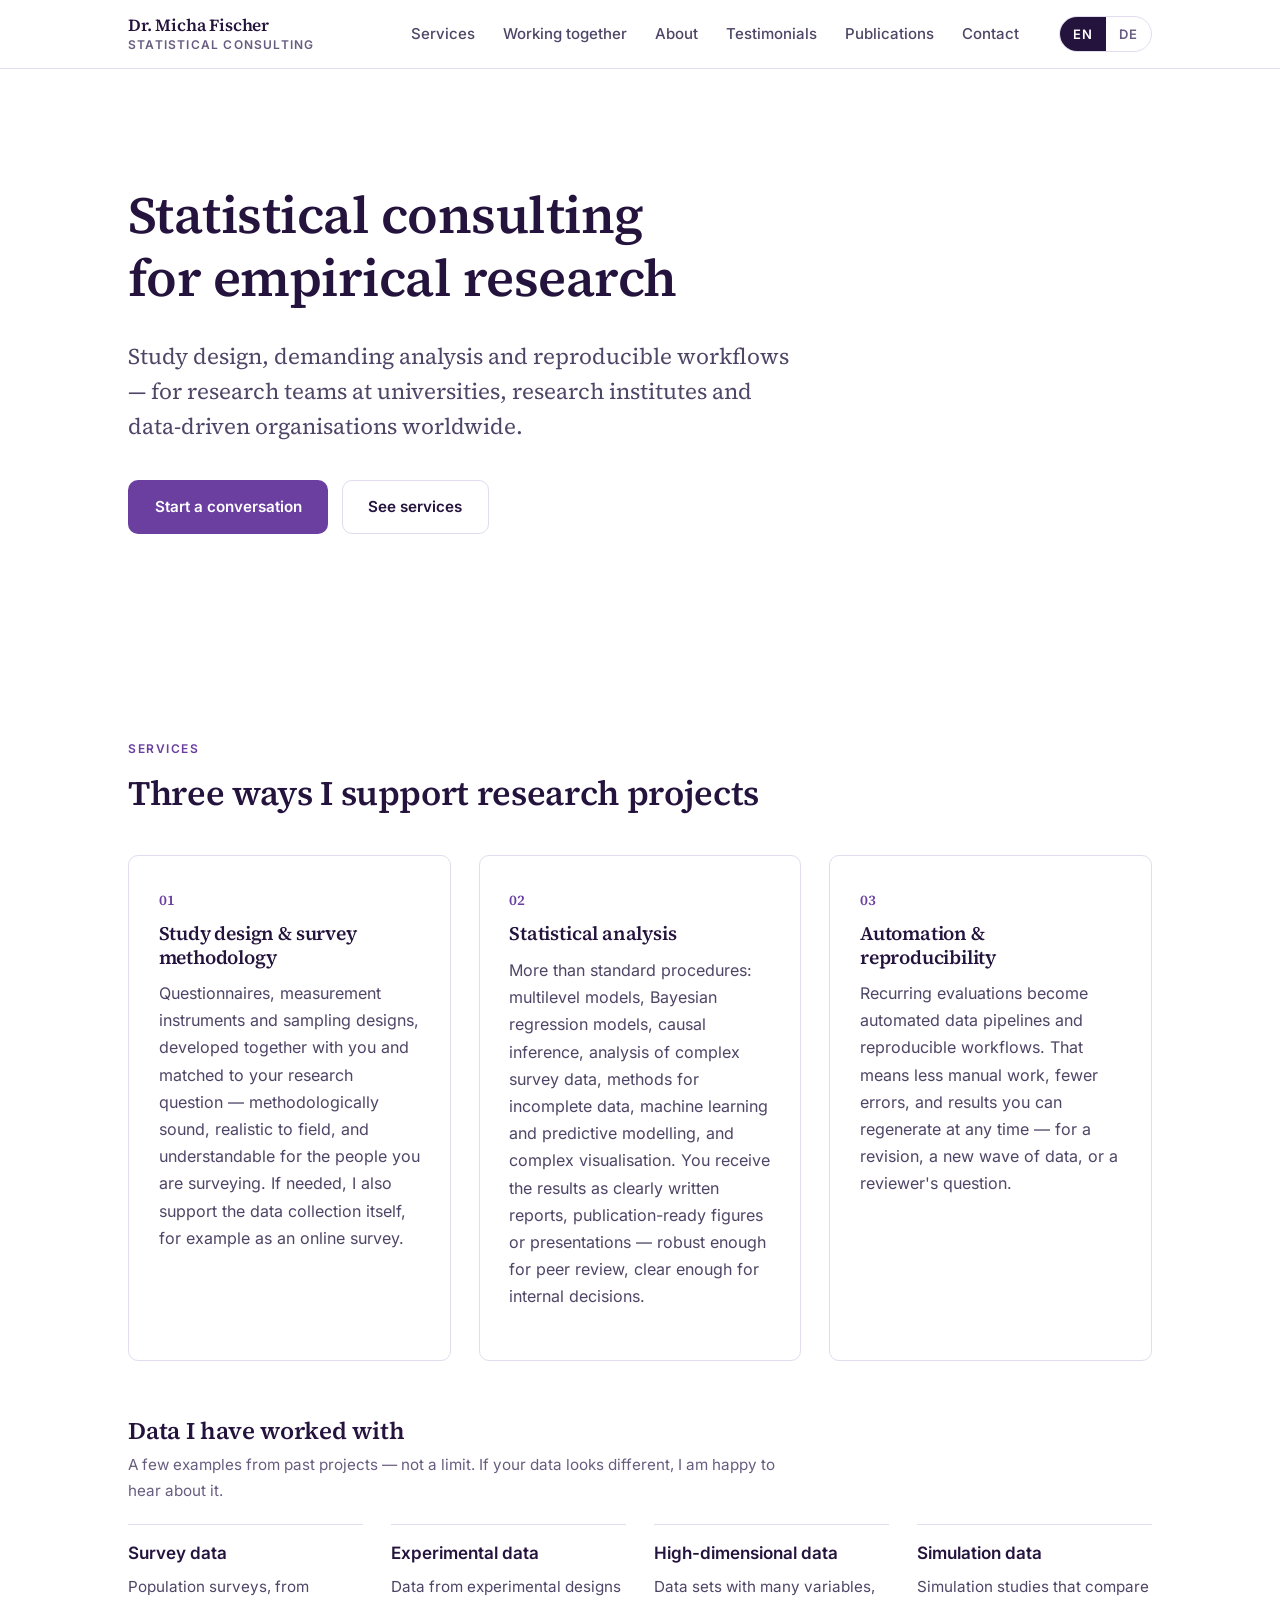
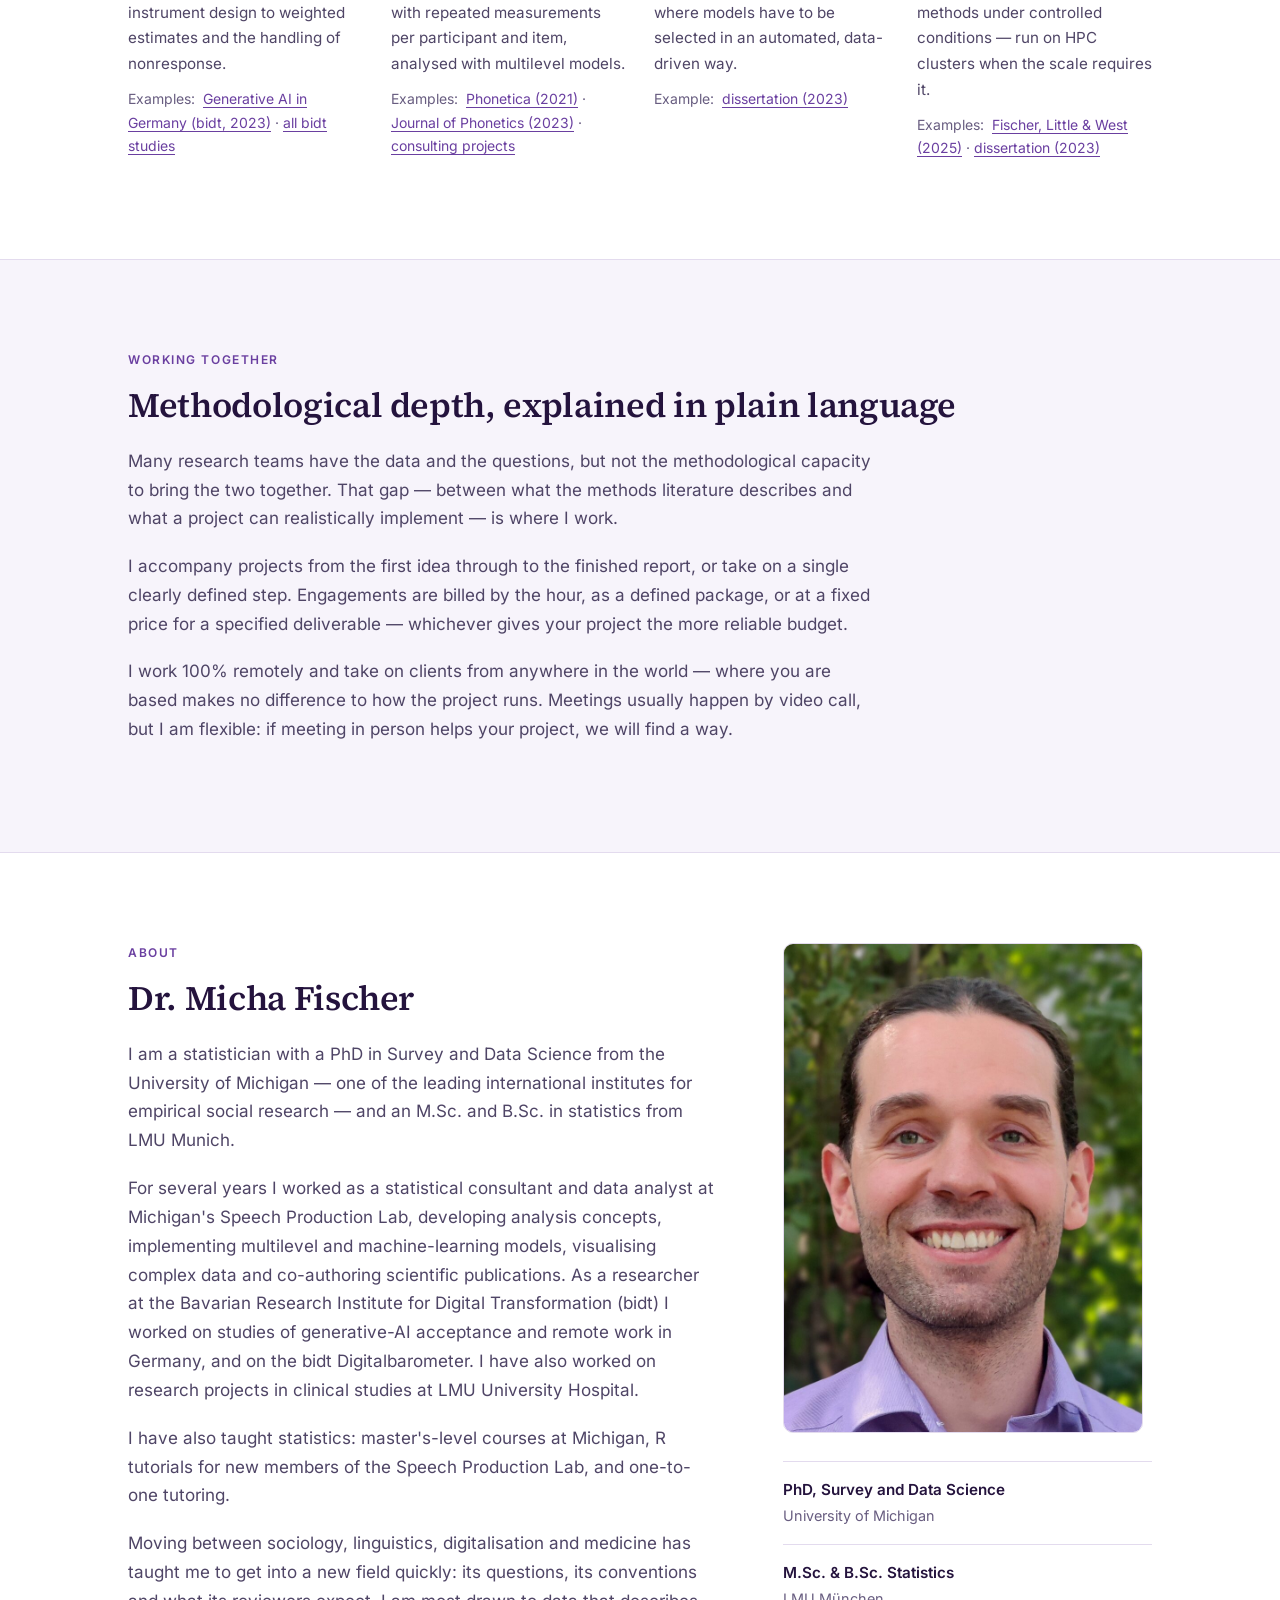
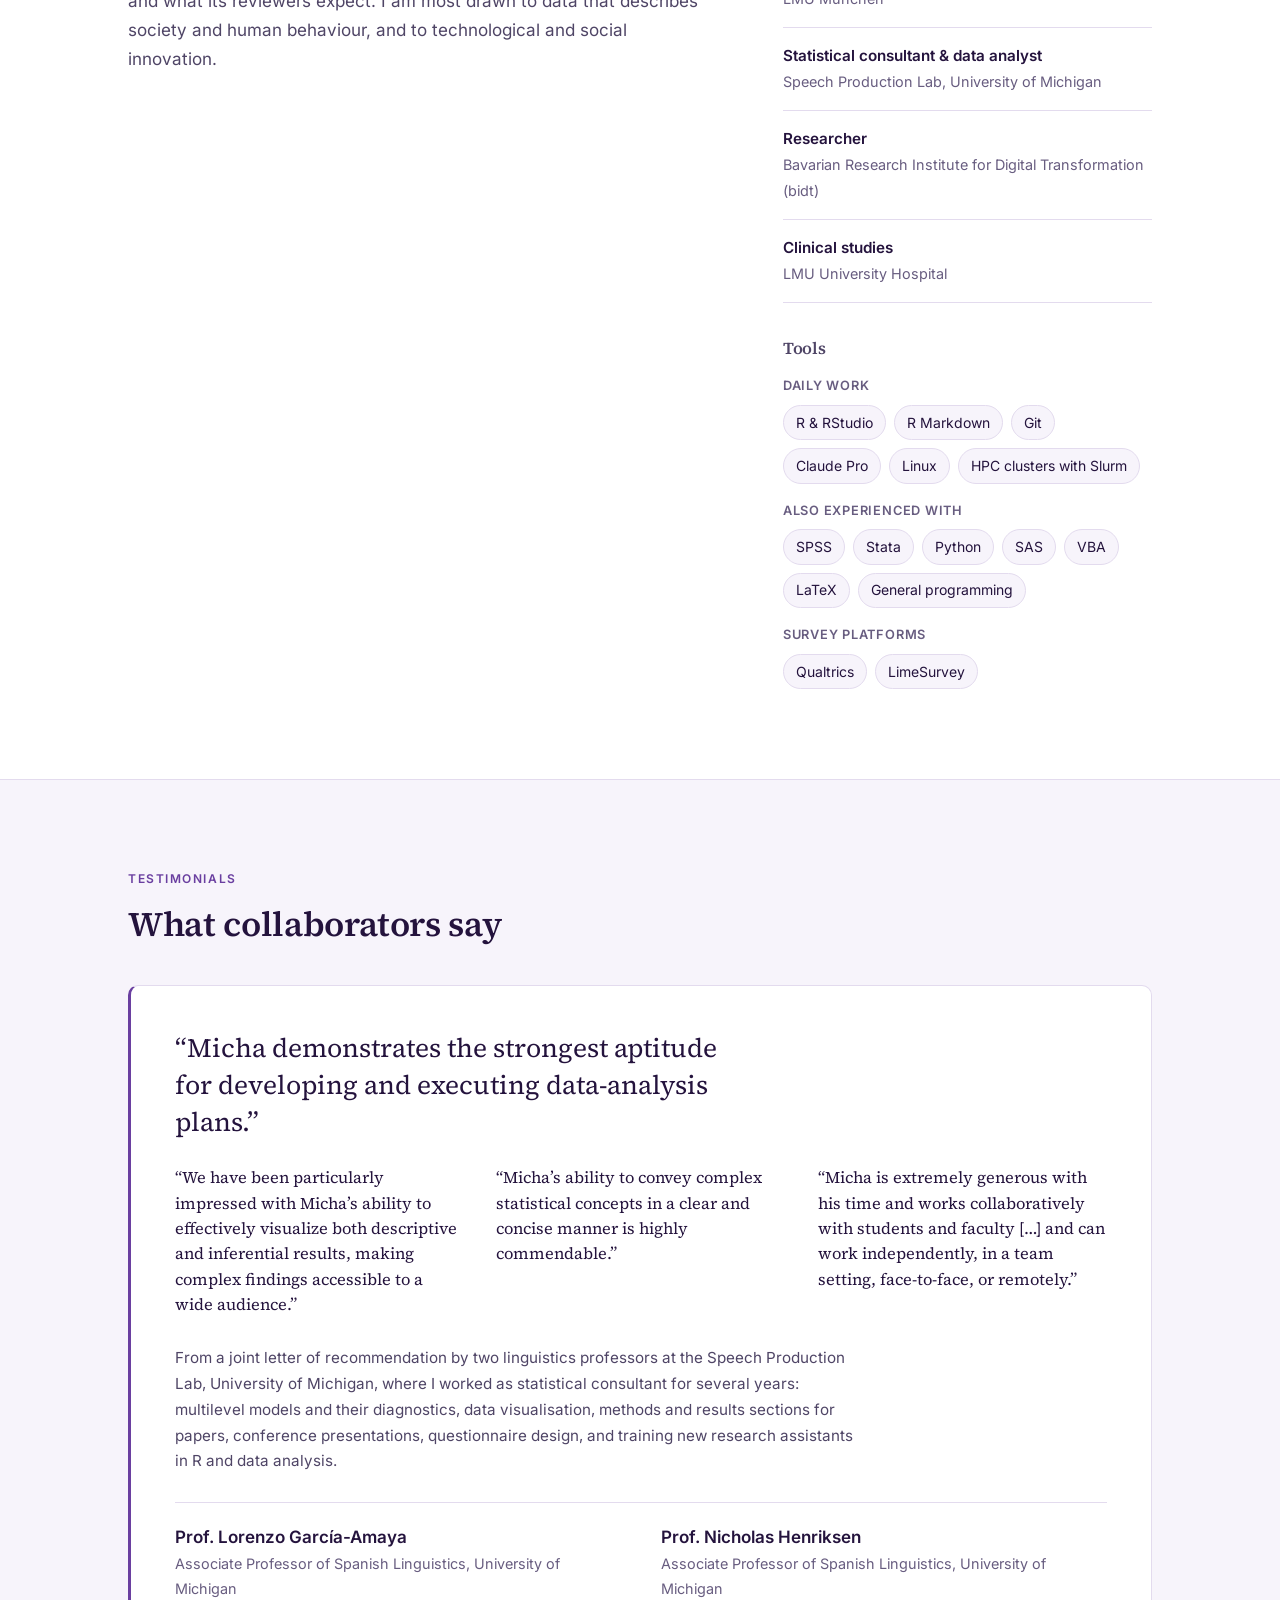
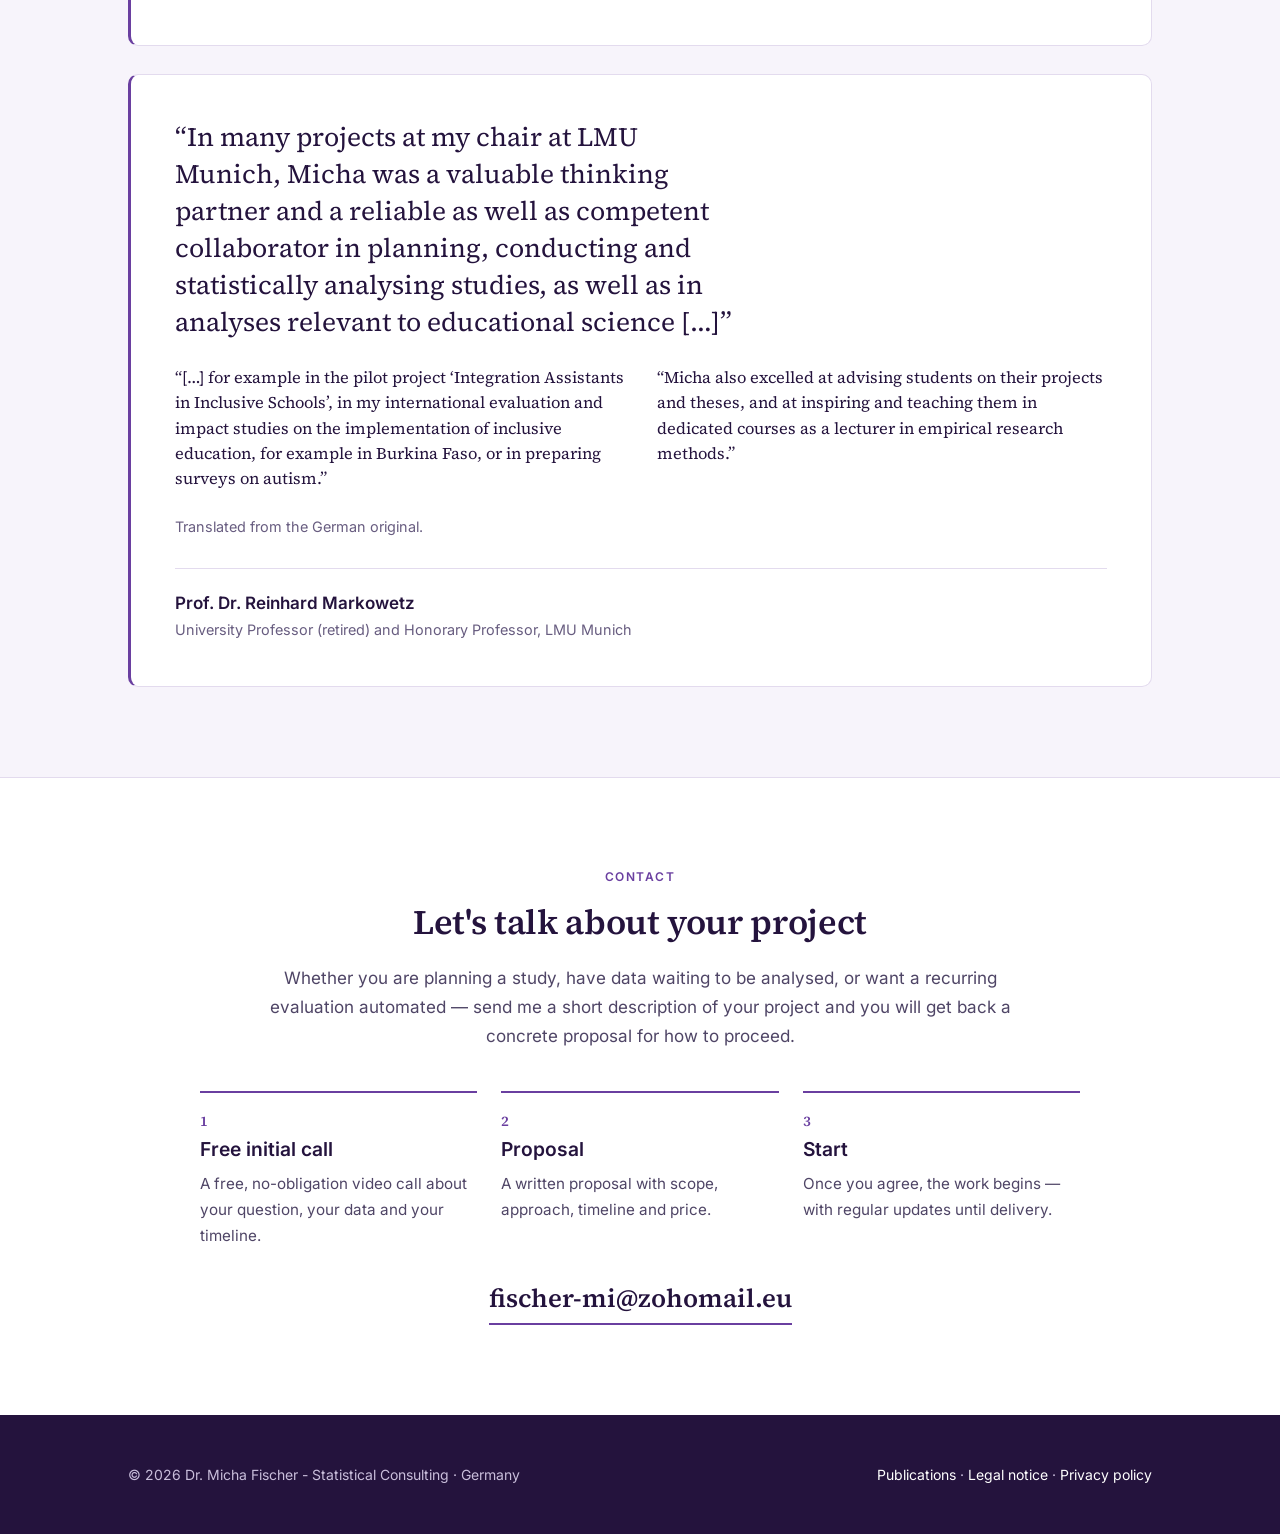
<file: index.html>
<!DOCTYPE html>
<html lang="en" data-locale="en" data-page="index">
<head>
    <meta charset="UTF-8">
    <meta name="viewport" content="width=device-width, initial-scale=1.0">
    <!-- Matches the English entry in lang.js so the no-JS title is identical. -->
    <title>Dr. Micha Fischer - Statistical Consulting | Statistics for empirical research</title>
    <meta name="description" content="Dr. Micha Fischer - Statistical Consulting: study design, advanced analysis and reproducible workflows for research teams worldwide, 100% remote. Statistikberatung für die empirische Forschung.">
    <link rel="stylesheet" href="assets/css/site.css">
    <link rel="preload" href="assets/fonts/inter-latin-wght-normal.woff2" as="font" type="font/woff2" crossorigin>
    <link rel="preload" href="assets/fonts/source-serif-4-latin-wght-normal.woff2" as="font" type="font/woff2" crossorigin>
    <script src="assets/js/lang.js"></script>
</head>
<body id="top">

    <a class="skip-link" href="#main">
        <span lang="en">Skip to content</span>
        <span lang="de">Zum Inhalt springen</span>
    </a>

    <header class="site-header">
        <div class="wrap">
            <!-- Company name. A business name is not translated, so this
                 carries no lang variants and stays identical in both locales. -->
            <a class="wordmark" href="#top">
                <span class="name">Dr. Micha Fischer</span>
                <span class="practice">Statistical Consulting</span>
            </a>

            <nav class="site-nav" aria-label="Main navigation / Hauptnavigation">
                <a href="#services"><span lang="en">Services</span><span lang="de">Leistungen</span></a>
                <a href="#approach"><span lang="en">Working together</span><span lang="de">Zusammenarbeit</span></a>
                <a href="#about"><span lang="en">About</span><span lang="de">Zur Person</span></a>
                <a href="#testimonials"><span lang="en">Testimonials</span><span lang="de">Referenzen</span></a>
                <a href="publications.html"><span lang="en">Publications</span><span lang="de">Publikationen</span></a>
                <a href="#contact"><span lang="en">Contact</span><span lang="de">Kontakt</span></a>
            </nav>

            <div class="lang-switch" role="group" aria-label="Language / Sprache">
                <!-- No lang attribute here: the stylesheet hides the inactive
                     locale, which would hide the button needed to switch back. -->
                <button type="button" data-set-locale="en" aria-label="English" aria-pressed="true" title="English">EN</button>
                <button type="button" data-set-locale="de" aria-label="Deutsch" aria-pressed="false" title="Deutsch">DE</button>
            </div>
            <!-- Mobile only: the full nav is hidden below 720px, so these
                 key links stand in for it on a second header row. -->
            <nav class="mobile-nav" aria-label="Main navigation / Hauptnavigation">
                <a href="#services"><span lang="en">Services</span><span lang="de">Leistungen</span></a>
                <a href="#contact"><span lang="en">Contact</span><span lang="de">Kontakt</span></a>
                <a href="publications.html"><span lang="en">Publications</span><span lang="de">Publikationen</span> →</a>
            </nav>
        </div>
    </header>

    <main id="main">

        <section class="hero">
            <div class="wrap">
                <h1 lang="en">Statistical consulting for empirical research</h1>
                <h1 lang="de">Statistikberatung für die empirische Forschung</h1>

                <p class="lead" lang="en">Study design, demanding analysis and reproducible workflows — for research teams at universities, research institutes and data-driven organisations worldwide.</p>
                <p class="lead" lang="de">Studienplanung, anspruchsvolle Auswertungen und reproduzierbare Analyseprozesse – für Forschungsteams an Universitäten, Instituten und in datengetriebenen Organisationen weltweit.</p>

                <div class="hero-actions">
                    <a class="btn btn-primary" href="#contact">
                        <span lang="en">Start a conversation</span>
                        <span lang="de">Projekt anfragen</span>
                    </a>
                    <a class="btn btn-ghost" href="#services">
                        <span lang="en">See services</span>
                        <span lang="de">Leistungen ansehen</span>
                    </a>
                </div>
            </div>
        </section>

        <section id="services">
            <div class="wrap">
                <p class="eyebrow">
                    <span lang="en">Services</span>
                    <span lang="de">Leistungen</span>
                </p>
                <h2 lang="en">Three ways I support research projects</h2>
                <h2 lang="de">Drei Bausteine für Ihr Forschungsprojekt</h2>

                <div class="grid">
                    <article class="card">
                        <span class="num">01</span>
                        <h3 lang="en">Study design &amp; survey methodology</h3>
                        <h3 lang="de">Studienplanung &amp; Erhebungsdesign</h3>
                        <p lang="en">Questionnaires, measurement instruments and sampling designs, developed together with you and matched to your research question — methodologically sound, realistic to field, and understandable for the people you are surveying. If needed, I also support the data collection itself, for example as an online survey.</p>
                        <p lang="de">Fragebögen, Messinstrumente und Stichprobendesigns, gemeinsam mit Ihnen entwickelt und auf Ihre Forschungsfrage zugeschnitten – methodisch sauber, realistisch umsetzbar und für Ihre Zielgruppe verständlich. Auf Wunsch begleite ich auch die Datenerhebung selbst, etwa als Online-Befragung.</p>
                    </article>

                    <article class="card">
                        <span class="num">02</span>
                        <h3 lang="en">Statistical analysis</h3>
                        <h3 lang="de">Statistische Auswertung</h3>
                        <p lang="en">More than standard procedures: multilevel models, Bayesian regression models, causal inference, analysis of complex survey data, methods for incomplete data, machine learning and predictive modelling, and complex visualisation. You receive the results as clearly written reports, publication-ready figures or presentations — robust enough for peer review, clear enough for internal decisions.</p>
                        <p lang="de">Mehr als Standardverfahren: Mehrebenenmodelle, bayesianische Regressionsmodelle, kausale Inferenz, die Analyse komplexer Stichproben, Verfahren für unvollständige Daten, Machine Learning und prädiktive Modellierung sowie komplexe Visualisierungen. Sie erhalten die Ergebnisse als verständliche Berichte, publikationsreife Grafiken oder Präsentationen – belastbar genug für die Begutachtung, klar genug für interne Entscheidungen.</p>
                    </article>

                    <article class="card">
                        <span class="num">03</span>
                        <h3 lang="en">Automation &amp; reproducibility</h3>
                        <h3 lang="de">Automatisierung &amp; Reproduzierbarkeit</h3>
                        <p lang="en">Recurring evaluations become automated data pipelines and reproducible workflows. That means less manual work, fewer errors, and results you can regenerate at any time — for a revision, a new wave of data, or a reviewer's question.</p>
                        <p lang="de">Wiederkehrende Auswertungen werden zu automatisierten Datenpipelines und reproduzierbaren Workflows. Das bedeutet weniger Handarbeit, weniger Fehler und Ergebnisse, die sich jederzeit neu erzeugen lassen – für eine Revision oder eine neue Erhebungswelle.</p>
                    </article>
                </div>

                <!-- Kinds of data from past projects, each with links to published
                     examples. Worded as examples, not as the only data accepted. -->
                <div class="data-types">
                    <h3 lang="en">Data I have worked with</h3>
                    <h3 lang="de">Daten, mit denen ich bisher gearbeitet habe</h3>
                    <p class="dt-intro" lang="en">A few examples from past projects — not a limit. If your data looks different, I am happy to hear about it.</p>
                    <p class="dt-intro" lang="de">Einige Beispiele aus bisherigen Projekten – keine Einschränkung. Wenn Ihre Daten anders aussehen, freue ich mich ebenso über Ihre Nachricht.</p>
                    <ul>
                        <li>
                            <span class="dt-head" lang="en">Survey data</span>
                            <span class="dt-head" lang="de">Umfragedaten</span>
                            <p lang="en">Population surveys, from instrument design to weighted estimates and the handling of nonresponse.</p>
                            <p lang="de">Bevölkerungsbefragungen – vom Instrument bis zu gewichteten Schätzungen und dem Umgang mit Nonresponse.</p>
                            <p class="dt-examples">
                                <span lang="en">Examples:</span><span lang="de">Beispiele:</span>
                                <a href="https://en.bidt.digital/publication/prevalence-and-acceptance-of-generative-ai-in-germany-and-in-german-workplaces/" lang="en">Generative AI in Germany (bidt, 2023)</a><a href="https://www.bidt.digital/publication/verbreitung-und-akzeptanz-generativer-ki-in-deutschland-und-an-deutschen-arbeitsplaetzen/" lang="de">Generative KI in Deutschland (bidt, 2023)</a>
                                ·
                                <a href="publications.html#bidt"><span lang="en">all bidt studies</span><span lang="de">alle bidt-Studien</span></a>
                            </p>
                        </li>
                        <li>
                            <span class="dt-head" lang="en">Experimental data</span>
                            <span class="dt-head" lang="de">Experimentelle Daten</span>
                            <p lang="en">Data from experimental designs with repeated measurements per participant and item, analysed with multilevel models.</p>
                            <p lang="de">Daten aus experimentellen Designs mit wiederholten Messungen pro Person und Item, ausgewertet mit Mehrebenenmodellen.</p>
                            <p class="dt-examples">
                                <span lang="en">Examples:</span><span lang="de">Beispiele:</span>
                                <a href="https://doi.org/10.1515/phon-2021-2005">Phonetica (2021)</a>
                                ·
                                <a href="https://doi.org/10.1016/j.wocn.2023.101238">Journal of Phonetics (2023)</a>
                                ·
                                <a href="publications.html#consulting"><span lang="en">consulting projects</span><span lang="de">Beratungsprojekte</span></a>
                            </p>
                        </li>
                        <li>
                            <span class="dt-head" lang="en">High-dimensional data</span>
                            <span class="dt-head" lang="de">Hochdimensionale Daten</span>
                            <p lang="en">Data sets with many variables, where models have to be selected in an automated, data-driven way.</p>
                            <p lang="de">Datensätze mit sehr vielen Variablen, bei denen Modelle automatisiert und datengetrieben ausgewählt werden müssen.</p>
                            <p class="dt-examples">
                                <span lang="en">Example:</span><span lang="de">Beispiel:</span>
                                <a href="https://search.lib.umich.edu/catalog/record/99187888102906381"><span lang="en">dissertation (2023)</span><span lang="de">Dissertation (2023)</span></a>
                            </p>
                        </li>
                        <li>
                            <span class="dt-head" lang="en">Simulation data</span>
                            <span class="dt-head" lang="de">Simulationsdaten</span>
                            <p lang="en">Simulation studies that compare methods under controlled conditions — run on HPC clusters when the scale requires it.</p>
                            <p lang="de">Simulationsstudien, die Verfahren unter kontrollierten Bedingungen vergleichen – bei Bedarf auf HPC-Clustern.</p>
                            <p class="dt-examples">
                                <span lang="en">Examples:</span><span lang="de">Beispiele:</span>
                                <a href="https://doi.org/10.1080/00949655.2025.2558859">Fischer, Little &amp; West (2025)</a>
                                ·
                                <a href="https://search.lib.umich.edu/catalog/record/99187888102906381"><span lang="en">dissertation (2023)</span><span lang="de">Dissertation (2023)</span></a>
                            </p>
                        </li>
                    </ul>
                </div>
            </div>
        </section>

        <section id="approach" class="section-alt">
            <div class="wrap">
                <p class="eyebrow">
                    <span lang="en">Working together</span>
                    <span lang="de">Zusammenarbeit</span>
                </p>
                <h2 lang="en">Methodological depth, explained in plain language</h2>
                <h2 lang="de">Methodische Tiefe, verständlich erklärt</h2>

                <p lang="en">Many research teams have the data and the questions, but not the methodological capacity to bring the two together. That gap — between what the methods literature describes and what a project can realistically implement — is where I work.</p>
                <p lang="de">Viele Forschungsteams haben die Daten und die Fragestellung, aber nicht die methodischen Kapazitäten, um beides zusammenzubringen. Genau in dieser Lücke – zwischen dem, was die Methodenliteratur beschreibt, und dem, was ein Projekt realistisch umsetzen kann – arbeite ich.</p>

                <p lang="en">I accompany projects from the first idea through to the finished report, or take on a single clearly defined step. Engagements are billed by the hour, as a defined package, or at a fixed price for a specified deliverable — whichever gives your project the more reliable budget.</p>
                <p lang="de">Ich begleite Projekte von der ersten Idee bis zum fertigen Ergebnisbericht oder übernehme einen klar abgegrenzten Arbeitsschritt. Die Abrechnung erfolgt nach Stunden, als definiertes Leistungspaket oder zum Festpreis für eine klar beschriebene Leistung – je nachdem, was Ihrem Projekt die verlässlichere Budgetplanung gibt.</p>

                <p lang="en">I work 100% remotely and take on clients from anywhere in the world — where you are based makes no difference to how the project runs. Meetings usually happen by video call, but I am flexible: if meeting in person helps your project, we will find a way.</p>
                <p lang="de">Ich arbeite zu 100 % remote und übernehme Projekte aus der ganzen Welt – wo Sie sitzen, spielt für den Ablauf des Projekts keine Rolle. Besprechungen finden in der Regel per Videokonferenz statt, ich bin aber flexibel: Wenn ein persönliches Treffen Ihrem Projekt hilft, finden wir einen Weg.</p>
            </div>
        </section>

        <section id="about">
            <div class="wrap split">
                <div>
                    <p class="eyebrow">
                        <span lang="en">About</span>
                        <span lang="de">Zur Person</span>
                    </p>
                    <h2>Dr. Micha Fischer</h2>

                    <p lang="en">I am a statistician with a PhD in Survey and Data Science from the University of Michigan — one of the leading international institutes for empirical social research — and an M.Sc. and B.Sc. in statistics from LMU Munich.</p>
                    <p lang="de">Ich bin Statistiker, promoviert in Survey and Data Science an der University of Michigan – einem der international führenden Institute für empirische Sozialforschung – und habe M.Sc. und B.Sc. in Statistik an der LMU München erworben.</p>

                    <p lang="en">For several years I worked as a statistical consultant and data analyst at Michigan's Speech Production Lab, developing analysis concepts, implementing multilevel and machine-learning models, visualising complex data and co-authoring scientific publications. As a researcher at the Bavarian Research Institute for Digital Transformation (bidt) I worked on studies of generative-AI acceptance and remote work in Germany, and on the bidt Digitalbarometer. I have also worked on research projects in clinical studies at LMU University Hospital.</p>
                    <p lang="de">Mehrere Jahre war ich als statistischer Berater und Datenanalyst am Speech Production Lab der University of Michigan tätig: Ich habe Analysekonzepte entwickelt, Mehrebenen- und Machine-Learning-Modelle umgesetzt, komplexe Daten visualisiert und an wissenschaftlichen Publikationen mitgearbeitet. Als wissenschaftlicher Mitarbeiter am Bayerischen Forschungsinstitut für Digitale Transformation (bidt) habe ich zu Studien über die Akzeptanz generativer KI und zur Homeoffice-Verbreitung in Deutschland sowie am bidt-Digitalbarometer gearbeitet. Zusätzlich habe ich an Forschungsprojekten im Bereich klinischer Studien am LMU Klinikum gearbeitet.</p>

                    <p lang="en">I have also taught statistics: master's-level courses at Michigan, R tutorials for new members of the Speech Production Lab, and one-to-one tutoring.</p>
                    <p lang="de">Außerdem habe ich Statistik unterrichtet: Lehrveranstaltungen auf Master-Niveau in Michigan, R-Tutorien für neue Mitglieder des Speech Production Lab und individuelle Statistik-Tutorien.</p>

                    <p lang="en">Moving between sociology, linguistics, digitalisation and medicine has taught me to get into a new field quickly: its questions, its conventions and what its reviewers expect. I am most drawn to data that describes society and human behaviour, and to technological and social innovation.</p>
                    <p lang="de">Durch die Arbeit in Soziologie, Linguistik, Digitalisierung und Medizin habe ich gelernt, mich schnell in ein neues Fachgebiet einzuarbeiten: in seine Fragestellungen, seine Konventionen und in das, was seine Gutachterinnen und Gutachter erwarten. Besonders interessieren mich Daten über Gesellschaft und menschliches Verhalten sowie technologische und soziale Innovation.</p>
                </div>

                <div>
                    <img class="portrait" src="assets/img/MF.jpg" width="800" height="1090" alt="Dr. Micha Fischer" loading="lazy">
                    <ul class="cv">
                        <li>
                            <span class="role" lang="en">PhD, Survey and Data Science</span>
                            <span class="role" lang="de">Promotion, Survey and Data Science</span>
                            <span class="place">University of Michigan</span>
                        </li>
                        <li>
                            <span class="role" lang="en">M.Sc. &amp; B.Sc. Statistics</span>
                            <span class="role" lang="de">M.Sc. &amp; B.Sc. Statistik</span>
                            <span class="place">LMU München</span>
                        </li>
                        <li>
                            <span class="role" lang="en">Statistical consultant &amp; data analyst</span>
                            <span class="role" lang="de">Statistischer Berater &amp; Datenanalyst</span>
                            <span class="place">Speech Production Lab, University of Michigan</span>
                        </li>
                        <li>
                            <span class="role" lang="en">Researcher</span>
                            <span class="role" lang="de">Wissenschaftlicher Mitarbeiter</span>
                            <span class="place" lang="en">Bavarian Research Institute for Digital Transformation (bidt)</span>
                            <span class="place" lang="de">Bayerisches Forschungsinstitut für Digitale Transformation (bidt)</span>
                        </li>
                        <li>
                            <span class="role" lang="en">Clinical studies</span>
                            <span class="role" lang="de">Klinische Studien</span>
                            <span class="place" lang="en">LMU University Hospital</span>
                            <span class="place" lang="de">LMU Klinikum</span>
                        </li>
                    </ul>

                    <!-- Tools: what is in daily use first, then earlier experience. -->
                    <div class="tools">
                        <h3 lang="en">Tools</h3>
                        <h3 lang="de">Werkzeuge</h3>
                        <p class="tools-label" lang="en">Daily work</p>
                        <p class="tools-label" lang="de">Im täglichen Einsatz</p>
                        <ul class="chips">
                            <li>R &amp; RStudio</li>
                            <li>R Markdown</li>
                            <li>Git</li>
                            <li>Claude Pro</li>
                            <li>Linux</li>
                            <li lang="en">HPC clusters with Slurm</li>
                            <li lang="de">HPC-Cluster mit Slurm</li>
                        </ul>
                        <p class="tools-label" lang="en">Also experienced with</p>
                        <p class="tools-label" lang="de">Außerdem Erfahrung mit</p>
                        <ul class="chips">
                            <li>SPSS</li>
                            <li>Stata</li>
                            <li>Python</li>
                            <li>SAS</li>
                            <li>VBA</li>
                            <li>LaTeX</li>
                            <li lang="en">General programming</li>
                            <li lang="de">Allgemeine Programmierkenntnisse</li>
                        </ul>
                        <p class="tools-label" lang="en">Survey platforms</p>
                        <p class="tools-label" lang="de">Befragungsplattformen</p>
                        <ul class="chips">
                            <li>Qualtrics</li>
                            <li>LimeSurvey</li>
                        </ul>
                    </div>
                </div>
            </div>
        </section>

        <section id="testimonials" class="section-alt">
            <div class="wrap">
                <p class="eyebrow">
                    <span lang="en">Testimonials</span>
                    <span lang="de">Referenzen</span>
                </p>
                <h2 lang="en">What collaborators say</h2>
                <h2 lang="de">Was Projektpartner sagen</h2>

                <!-- One <figure class="testimonial"> per reference; add new ones
                     inside .testimonials. Quotes are verbatim from the letter;
                     only the context line is paraphrased and translated. Quotes
                     stay in their original language on the matching locale; the
                     other locale gets a translation flagged by .quote-note.
                     Sources: joint letter of recommendation from L. García-Amaya
                     and N. Henriksen (Henriksen_GarciaAmaya_to_Fischer_EMPLOYMENT_2023.pdf);
                     written statement from R. Markowetz (German original). -->
                <div class="testimonials">
                    <figure class="testimonial">
                        <blockquote>
                            <p class="pull">“Micha demonstrates the strongest aptitude for developing and executing data-analysis plans.”</p>
                            <ul class="quotes">
                                <li>“We have been particularly impressed with Micha’s ability to effectively visualize both descriptive and inferential results, making complex findings accessible to a wide audience.”</li>
                                <li>“Micha’s ability to convey complex statistical concepts in a clear and concise manner is highly commendable.”</li>
                                <li>“Micha is extremely generous with his time and works collaboratively with students and faculty […] and can work independently, in a team setting, face-to-face, or remotely.”</li>
                            </ul>
                        </blockquote>
                        <p class="context" lang="en">From a joint letter of recommendation by two linguistics professors at the Speech Production Lab, University of Michigan, where I worked as statistical consultant for several years: multilevel models and their diagnostics, data visualisation, methods and results sections for papers, conference presentations, questionnaire design, and training new research assistants in R and data analysis.</p>
                        <p class="context" lang="de">Aus einem gemeinsamen Empfehlungsschreiben zweier Linguistik-Professoren am Speech Production Lab der University of Michigan, für das ich mehrere Jahre als statistischer Berater tätig war: Mehrebenenmodelle und deren Diagnostik, Datenvisualisierung, Methoden- und Ergebnisteile von Publikationen, Konferenzvorträge, Fragebogenentwicklung sowie die Einarbeitung neuer wissenschaftlicher Hilfskräfte in R und Datenanalyse.</p>
                        <figcaption>
                            <span class="person">
                                <span class="who">Prof. Lorenzo García-Amaya</span>
                                <span class="role" lang="en">Associate Professor of Spanish Linguistics, University of Michigan</span>
                                <span class="role" lang="de">Associate Professor für hispanistische Linguistik, University of Michigan</span>
                            </span>
                            <span class="person">
                                <span class="who">Prof. Nicholas Henriksen</span>
                                <span class="role" lang="en">Associate Professor of Spanish Linguistics, University of Michigan</span>
                                <span class="role" lang="de">Associate Professor für hispanistische Linguistik, University of Michigan</span>
                            </span>
                        </figcaption>
                    </figure>

                    <figure class="testimonial">
                        <blockquote lang="de">
                            <p class="pull">„Micha war in vielen Projekten an meinem Lehrstuhl an der LMU München ein wertvoller Mitdenker und verlässlicher wie kompetenter Partner bei der Planung, Durchführung und statistischen Auswertung sowie von erziehungswissenschaftlich relevanten Analysen […]“</p>
                            <ul class="quotes">
                                <li>„[…] z. B. im Modellprojekt ‚Integrationshelfer in der inklusiven Schule‘, bei meinen internationalen Evaluations- und Wirksamkeitsstudien zur Umsetzung inklusiver Bildung, z. B. in Burkina Faso oder der Vorbereitung von Umfragen zum Thema Autismus.“</li>
                                <li>„Zudem verstand es Micha hervorragend Studierende bei ihren Projekten und Abschlussarbeiten zu beraten und in eigens dafür angebotenen Kursen als Lehrbeauftragter für empirische Forschungsmethoden zu begeistern und zu unterrichten.“</li>
                            </ul>
                        </blockquote>
                        <blockquote lang="en">
                            <p class="pull">“In many projects at my chair at LMU Munich, Micha was a valuable thinking partner and a reliable as well as competent collaborator in planning, conducting and statistically analysing studies, as well as in analyses relevant to educational science […]”</p>
                            <ul class="quotes">
                                <li>“[…] for example in the pilot project ‘Integration Assistants in Inclusive Schools’, in my international evaluation and impact studies on the implementation of inclusive education, for example in Burkina Faso, or in preparing surveys on autism.”</li>
                                <li>“Micha also excelled at advising students on their projects and theses, and at inspiring and teaching them in dedicated courses as a lecturer in empirical research methods.”</li>
                            </ul>
                        </blockquote>
                        <p class="quote-note" lang="en">Translated from the German original.</p>
                        <figcaption>
                            <span class="person">
                                <span class="who">Prof. Dr. Reinhard Markowetz</span>
                                <span class="role" lang="en">University Professor (retired) and Honorary Professor, LMU Munich</span>
                                <span class="role" lang="de">Univ.-Prof. (i. R.) und Hon.-Prof., LMU München</span>
                            </span>
                        </figcaption>
                    </figure>
                </div>
            </div>
        </section>

        <section id="contact">
            <div class="wrap contact">
                <p class="eyebrow">
                    <span lang="en">Contact</span>
                    <span lang="de">Kontakt</span>
                </p>
                <h2 lang="en">Let's talk about your project</h2>
                <h2 lang="de">Sprechen wir über Ihr Projekt</h2>

                <p lang="en">Whether you are planning a study, have data waiting to be analysed, or want a recurring evaluation automated — send me a short description of your project and you will get back a concrete proposal for how to proceed.</p>
                <p lang="de">Ob Sie eine Studie planen, Daten vorliegen haben, die ausgewertet werden sollen, oder eine wiederkehrende Auswertung automatisieren möchten – schreiben Sie mir kurz, worum es geht. Sie erhalten einen konkreten Vorschlag für das weitere Vorgehen.</p>

                <ol class="steps">
                    <li>
                        <span class="step-head" lang="en">Free initial call</span>
                        <span class="step-head" lang="de">Kostenloses Erstgespräch</span>
                        <span lang="en">A free, no-obligation video call about your question, your data and your timeline.</span>
                        <span lang="de">Ein kostenloses, unverbindliches Videogespräch über Ihre Fragestellung, Ihre Daten und Ihren Zeitplan.</span>
                    </li>
                    <li>
                        <span class="step-head" lang="en">Proposal</span>
                        <span class="step-head" lang="de">Angebot</span>
                        <span lang="en">A written proposal with scope, approach, timeline and price.</span>
                        <span lang="de">Ein schriftliches Angebot mit Umfang, Vorgehen, Zeitplan und Preis.</span>
                    </li>
                    <li>
                        <span class="step-head" lang="en">Start</span>
                        <span class="step-head" lang="de">Start</span>
                        <span lang="en">Once you agree, the work begins — with regular updates until delivery.</span>
                        <span lang="de">Sobald Sie zustimmen, geht es los – mit regelmäßigen Zwischenständen bis zur Übergabe.</span>
                    </li>
                </ol>

                <a class="contact-mail" href="mailto:fischer-mi@zohomail.eu">fischer-mi@zohomail.eu</a>
            </div>
        </section>

    </main>

    <footer class="site-footer">
        <div class="wrap">
            <p>
                <span lang="en">&copy; 2026 Dr. Micha Fischer - Statistical Consulting · Germany</span>
                <span lang="de">&copy; 2026 Dr. Micha Fischer - Statistical Consulting · Deutschland</span>
            </p>
            <p>
                <a href="publications.html"><span lang="en">Publications</span><span lang="de">Publikationen</span></a>
                ·
                <a href="impressum.html"><span lang="en">Legal notice</span><span lang="de">Impressum</span></a>
                ·
                <a href="datenschutz.html"><span lang="en">Privacy policy</span><span lang="de">Datenschutz</span></a>
            </p>
        </div>
    </footer>

</body>
</html>
</file>
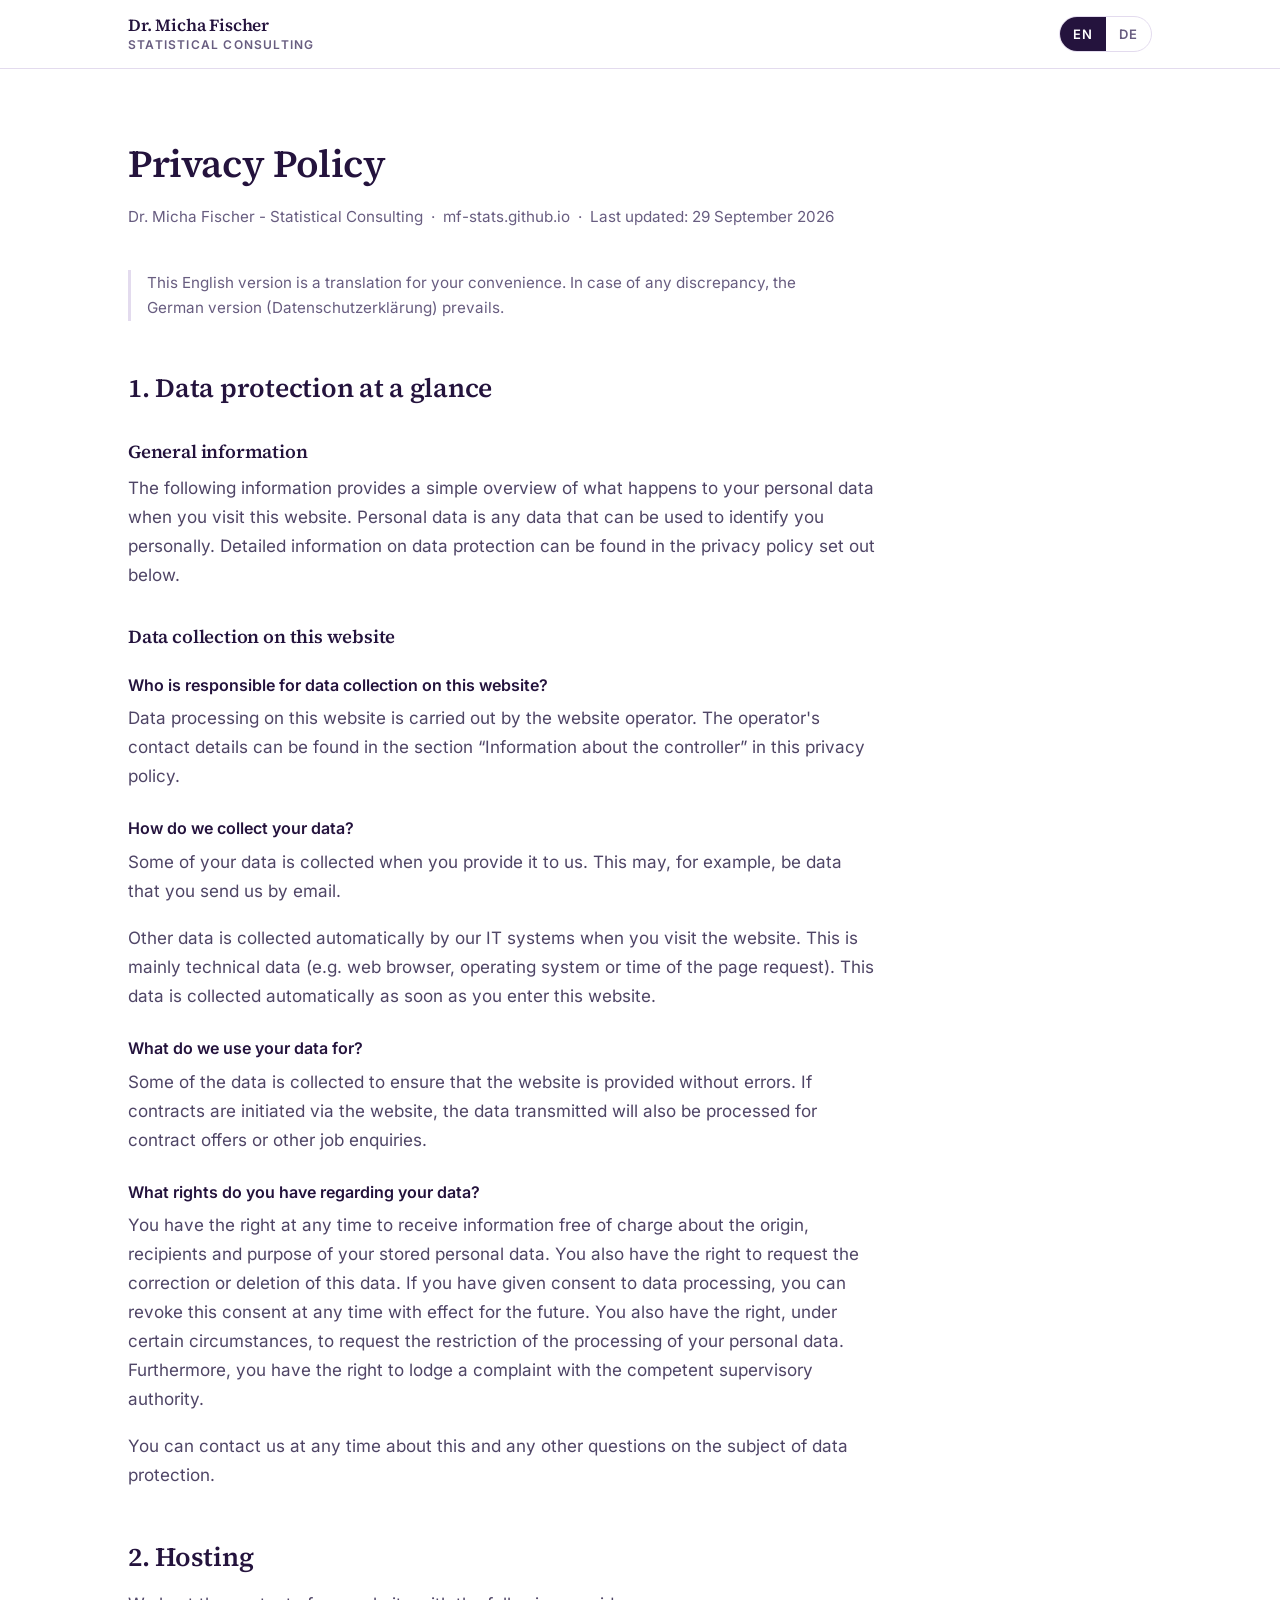
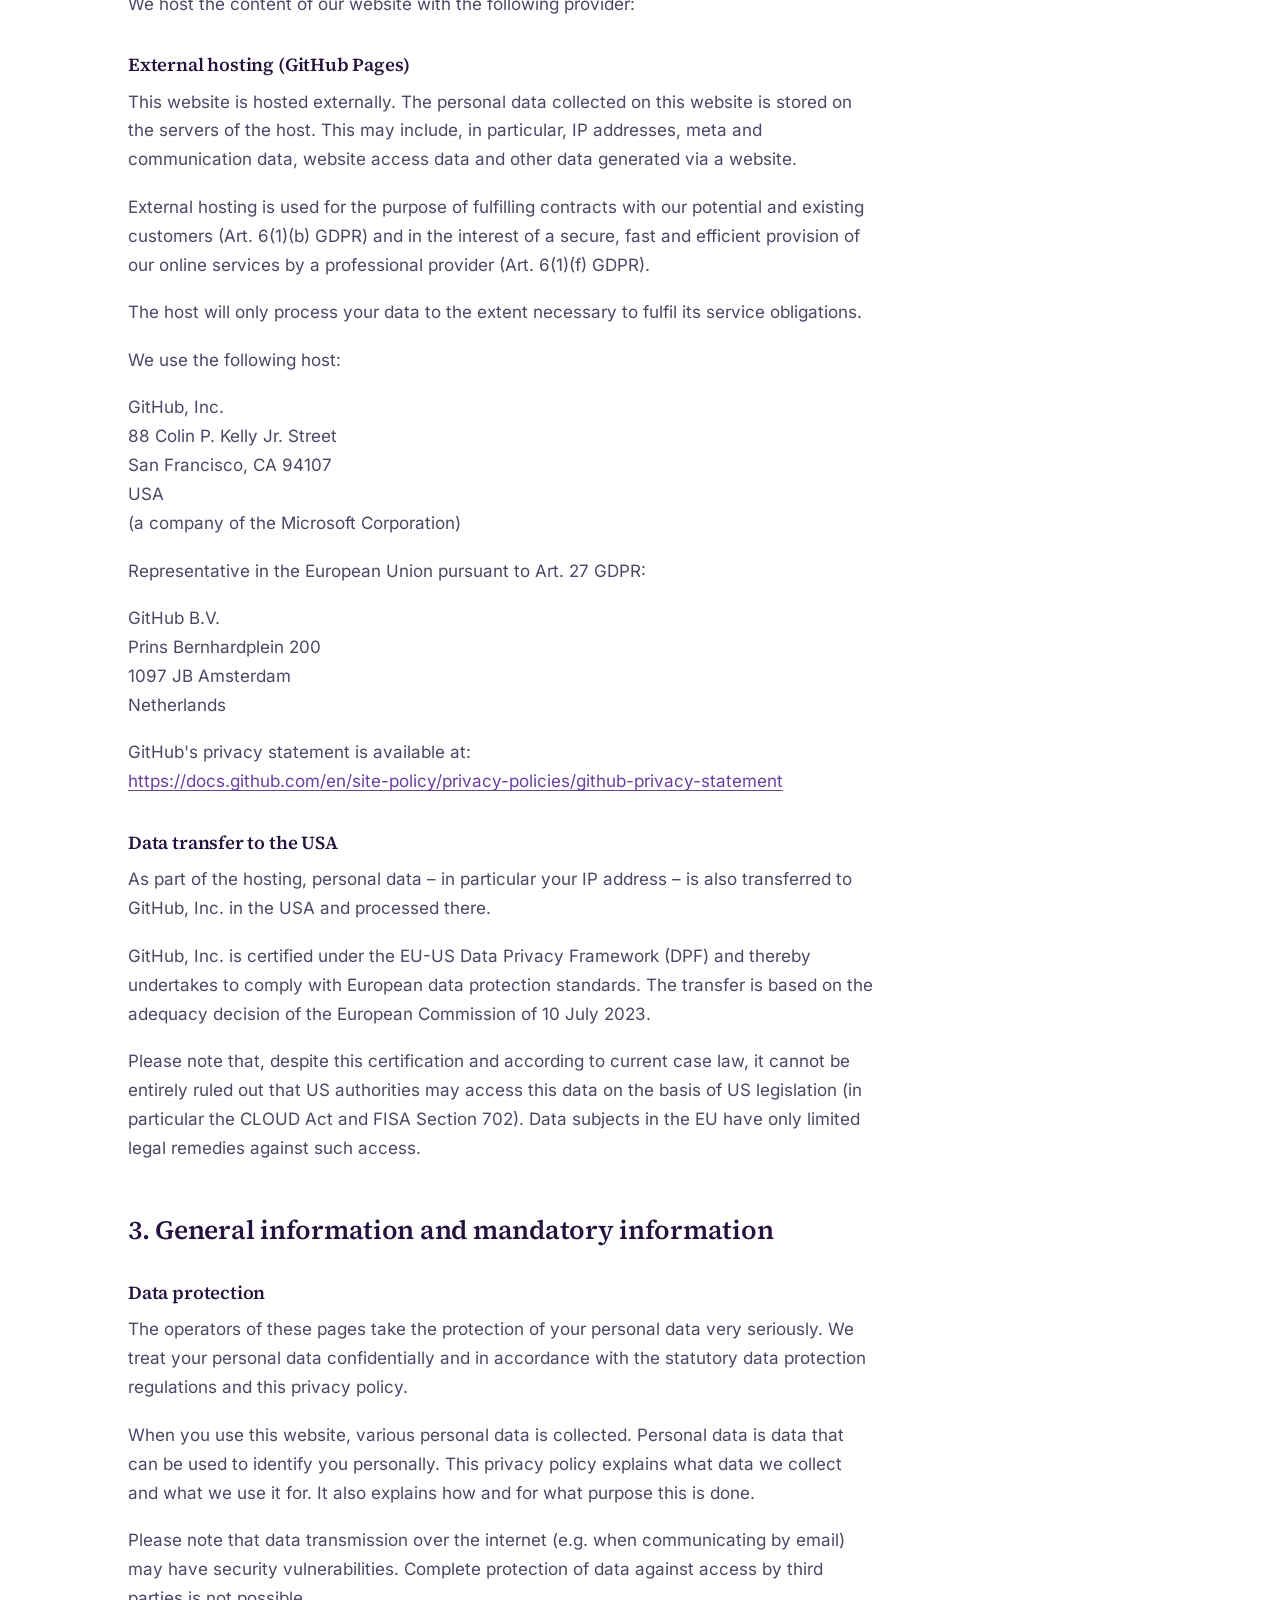
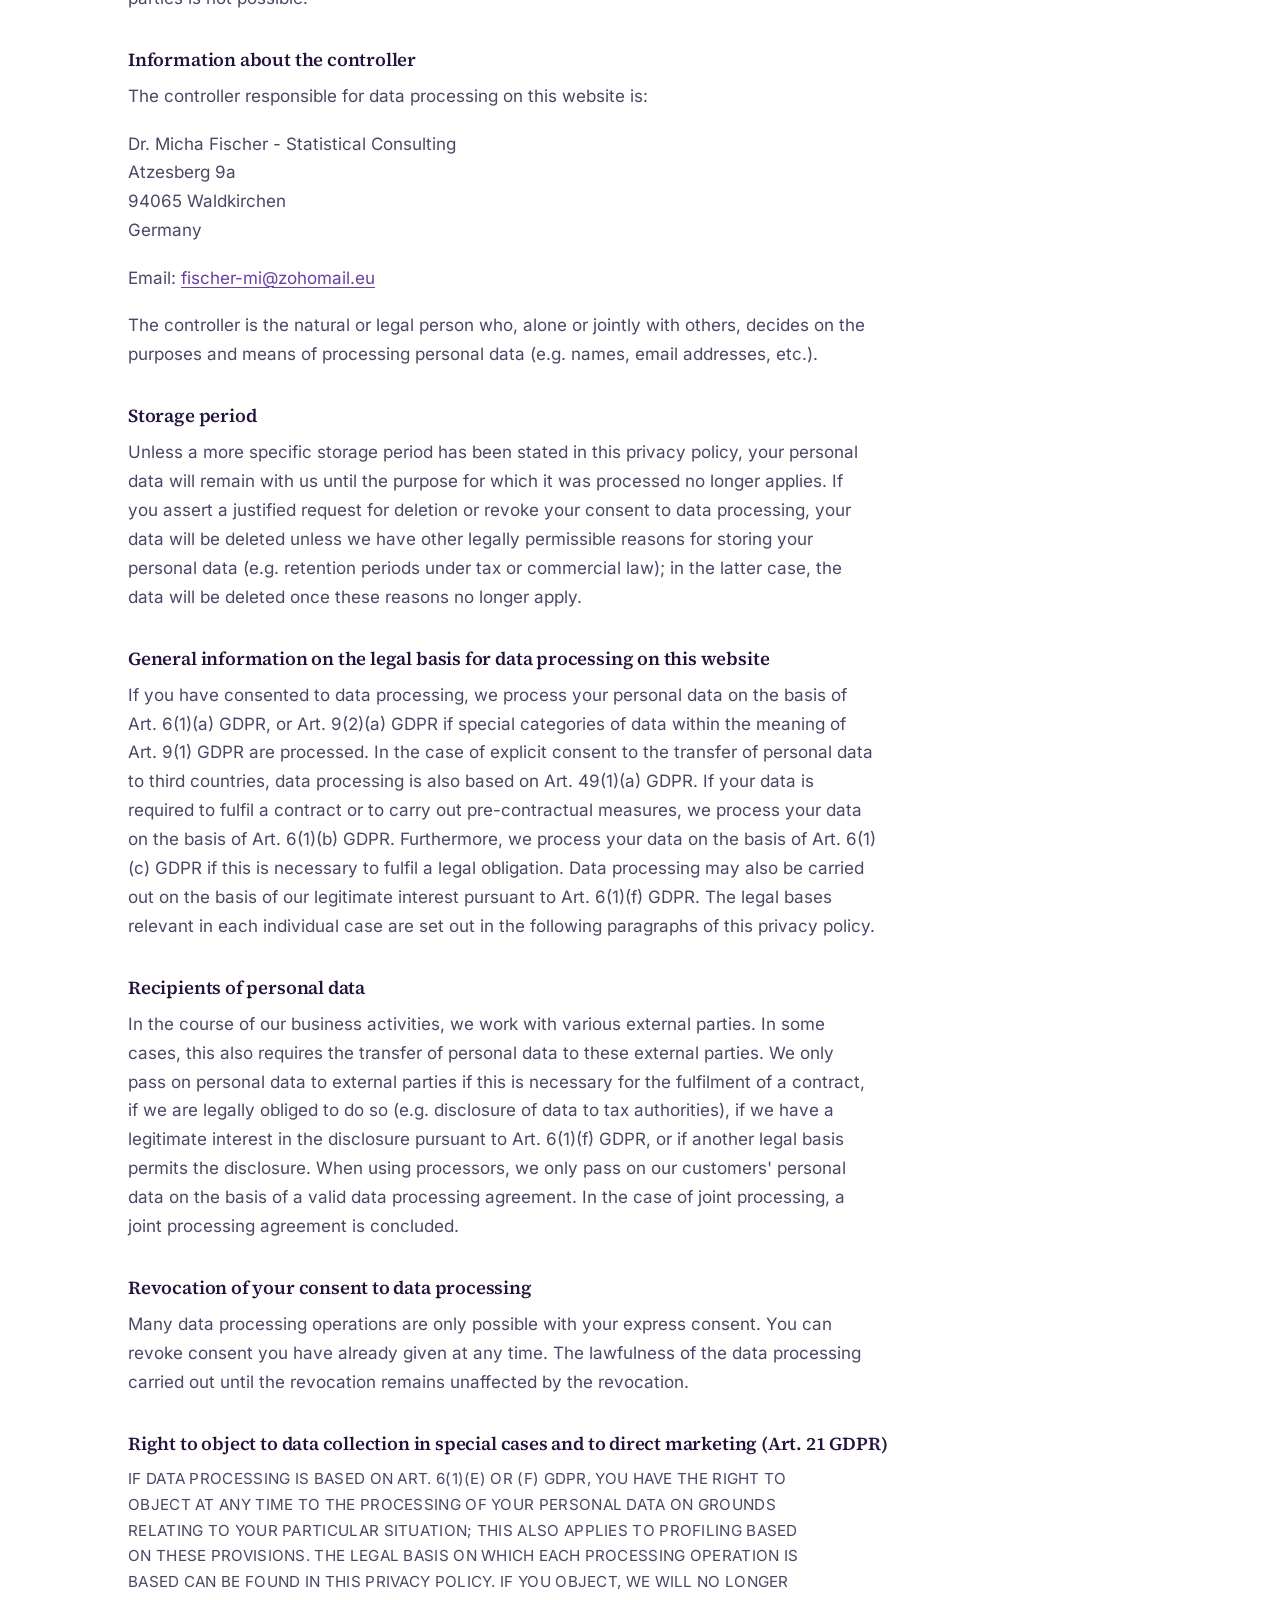
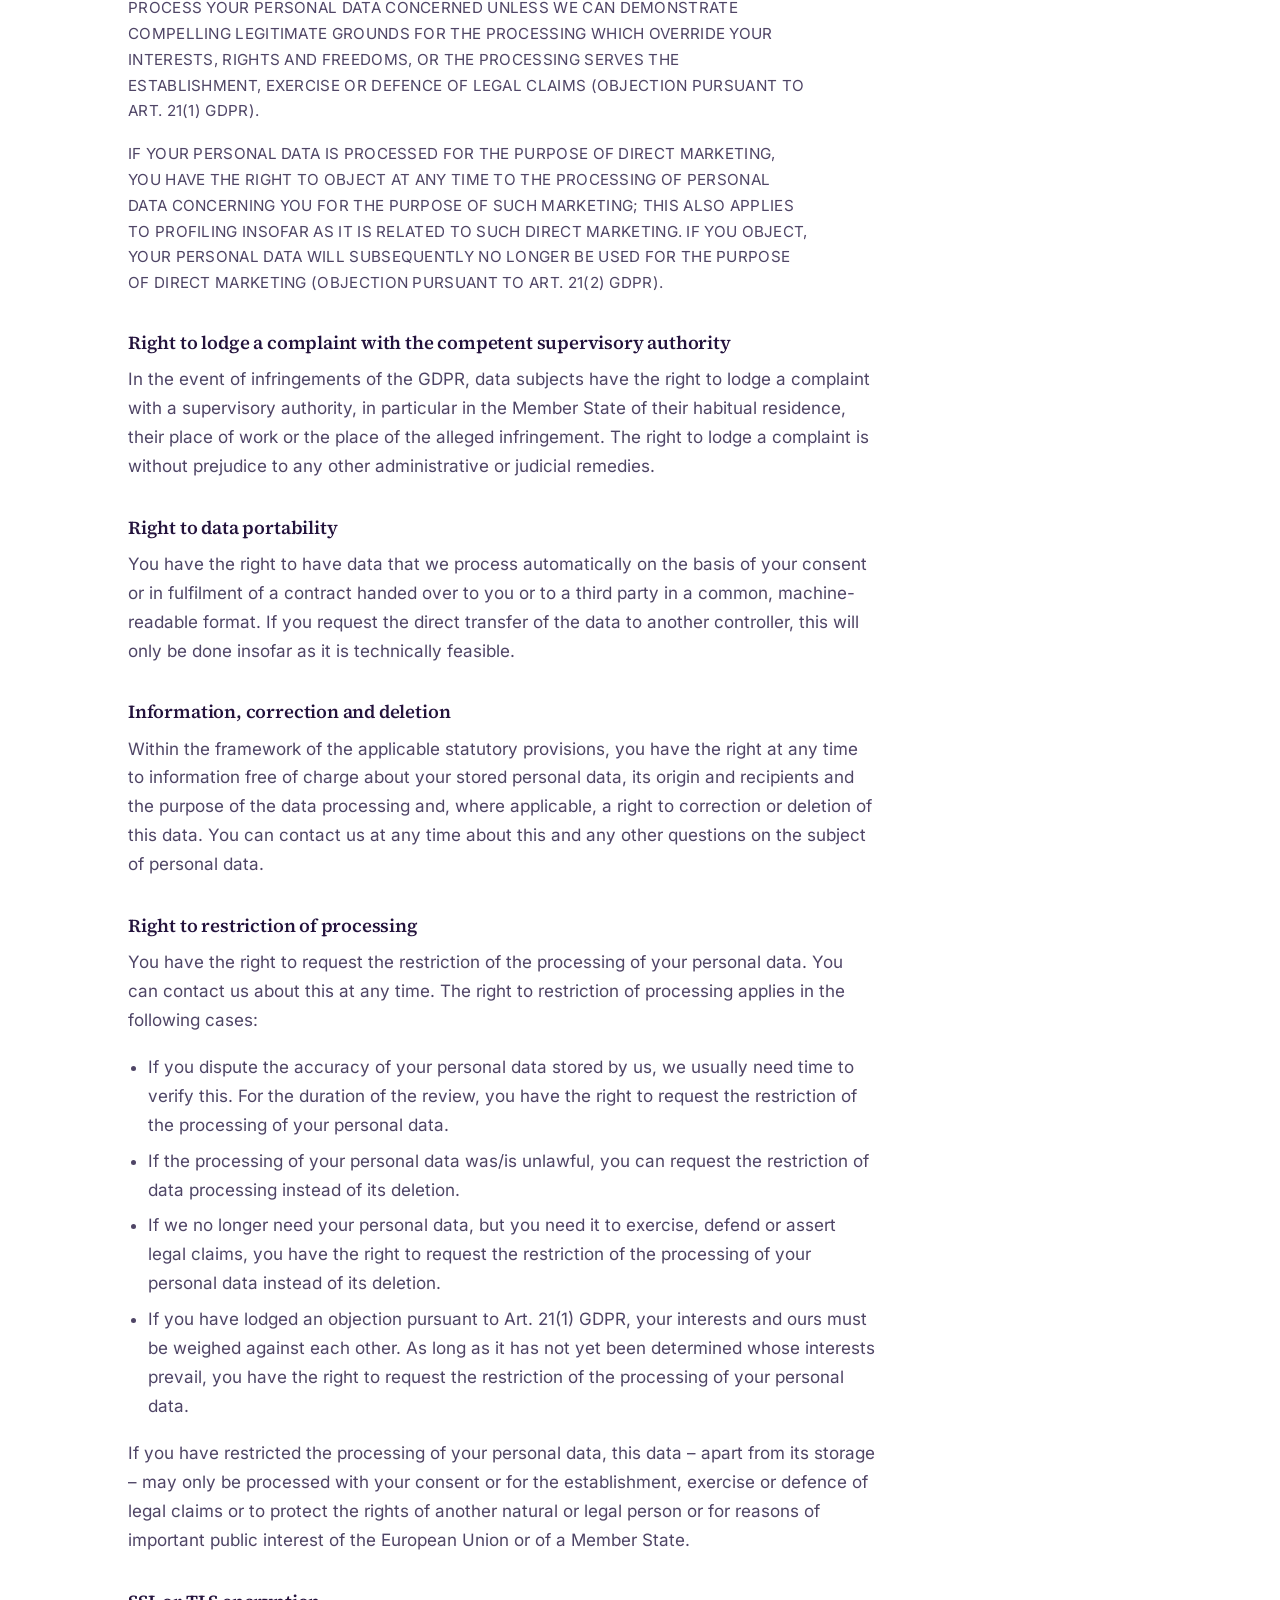
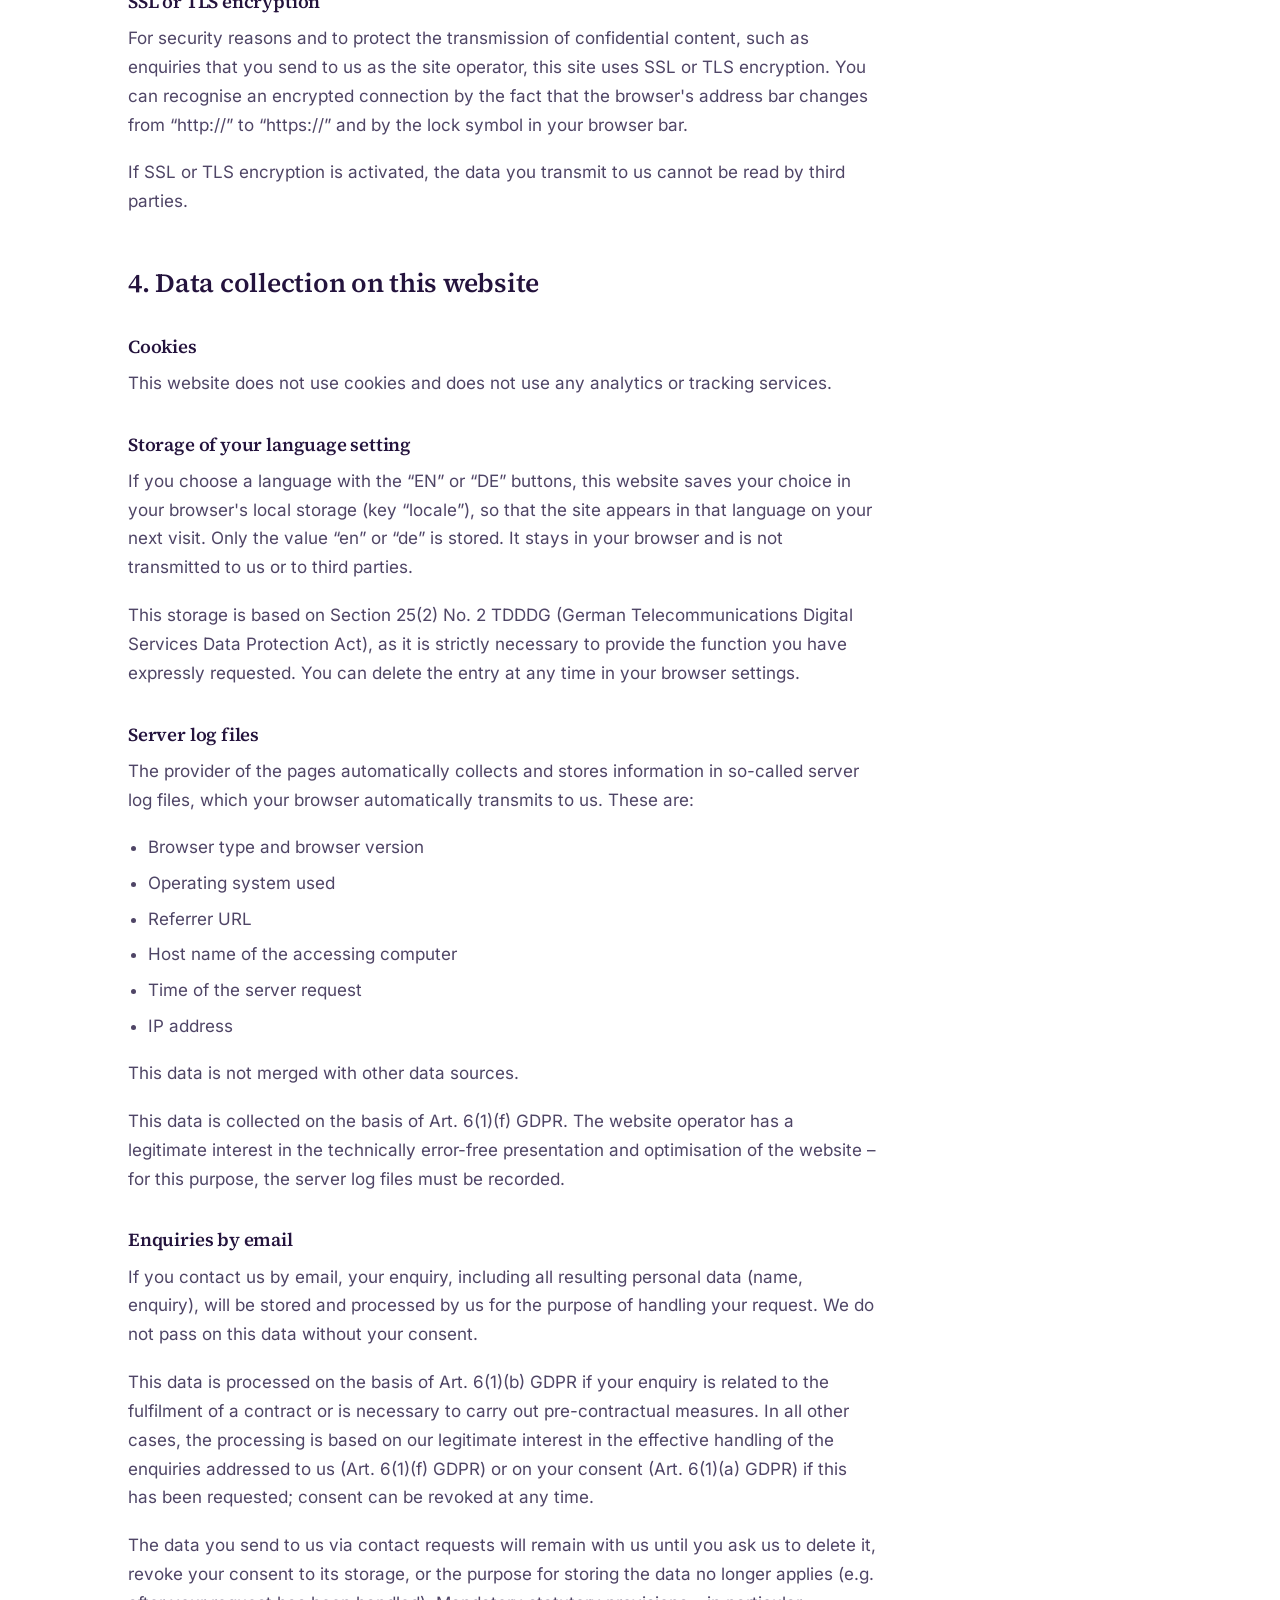
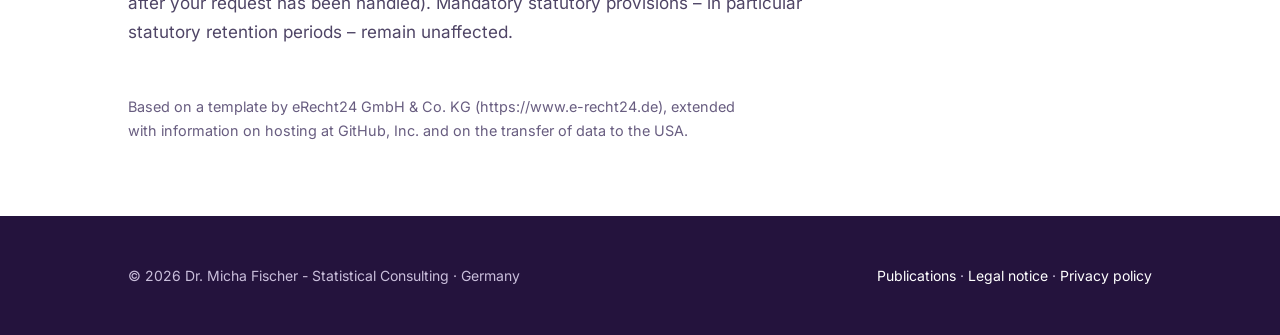
<file: datenschutz.html>
<!DOCTYPE html>
<!-- German is the authoritative version of this policy, so unlike index.html
     this page defaults to German when JavaScript is off. -->
<html lang="de" data-locale="de" data-page="datenschutz">
<head>
    <meta charset="UTF-8">
    <meta name="viewport" content="width=device-width, initial-scale=1.0">
    <!-- Matches the German entry in lang.js so the no-JS title is identical. -->
    <title>Datenschutzerklärung | Dr. Micha Fischer - Statistical Consulting</title>
    <meta name="robots" content="noindex">
    <link rel="stylesheet" href="assets/css/site.css">
    <script src="assets/js/lang.js"></script>
</head>
<body>

    <a class="skip-link" href="#main">
        <span lang="en">Skip to content</span>
        <span lang="de">Zum Inhalt springen</span>
    </a>

    <header class="site-header">
        <div class="wrap">
            <a class="wordmark" href="index.html">
                <span class="name">Dr. Micha Fischer</span>
                <span class="practice">Statistical Consulting</span>
            </a>

            <div class="lang-switch" role="group" aria-label="Language / Sprache">
                <button type="button" data-set-locale="en" aria-label="English" aria-pressed="false" title="English">EN</button>
                <button type="button" data-set-locale="de" aria-label="Deutsch" aria-pressed="true" title="Deutsch">DE</button>
            </div>
        </div>
    </header>

    <main id="main" class="wrap prose policy">

        <!-- German text as supplied: eRecht24 template, extended with the GitHub
             hosting and US-transfer sections. Added here: the section on the
             language setting, since lang.js stores a value in the browser. -->
        <article lang="de">
            <h1>Datenschutz&shy;erklärung</h1>
            <div class="sub">Dr. Micha Fischer - Statistical Consulting &nbsp;·&nbsp; mf-stats.github.io &nbsp;·&nbsp; Stand: 29.09.2026</div>

            <h2>1. Datenschutz auf einen Blick</h2>

            <h3>Allgemeine Hinweise</h3>
            <p>Die folgenden Hinweise geben einen einfachen Überblick darüber, was mit Ihren personenbezogenen Daten passiert, wenn Sie diese Website besuchen. Personenbezogene Daten sind alle Daten, mit denen Sie persönlich identifiziert werden können. Ausführliche Informationen zum Thema Datenschutz entnehmen Sie unserer unter diesem Text aufgeführten Datenschutzerklärung.</p>

            <h3>Datenerfassung auf dieser Website</h3>

            <h4>Wer ist verantwortlich für die Datenerfassung auf dieser Website?</h4>
            <p>Die Datenverarbeitung auf dieser Website erfolgt durch den Websitebetreiber. Dessen Kontaktdaten können Sie dem Abschnitt „Hinweis zur verantwortlichen Stelle“ in dieser Datenschutzerklärung entnehmen.</p>

            <h4>Wie erfassen wir Ihre Daten?</h4>
            <p>Ihre Daten werden zum einen dadurch erhoben, dass Sie uns diese mitteilen. Hierbei kann es sich z.&nbsp;B. um Daten handeln, die Sie uns per E-Mail übermitteln.</p>
            <p>Andere Daten werden automatisch beim Besuch der Website durch unsere IT-Systeme erfasst. Das sind vor allem technische Daten (z.&nbsp;B. Internetbrowser, Betriebssystem oder Uhrzeit des Seitenaufrufs). Die Erfassung dieser Daten erfolgt automatisch, sobald Sie diese Website betreten.</p>

            <h4>Wofür nutzen wir Ihre Daten?</h4>
            <p>Ein Teil der Daten wird erhoben, um eine fehlerfreie Bereitstellung der Website zu gewährleisten. Sofern über die Website Verträge angebahnt werden, werden die übermittelten Daten auch für Vertragsangebote oder sonstige Auftragsanfragen verarbeitet.</p>

            <h4>Welche Rechte haben Sie bezüglich Ihrer Daten?</h4>
            <p>Sie haben jederzeit das Recht, unentgeltlich Auskunft über Herkunft, Empfänger und Zweck Ihrer gespeicherten personenbezogenen Daten zu erhalten. Sie haben außerdem ein Recht, die Berichtigung oder Löschung dieser Daten zu verlangen. Wenn Sie eine Einwilligung zur Datenverarbeitung erteilt haben, können Sie diese Einwilligung jederzeit für die Zukunft widerrufen. Außerdem haben Sie das Recht, unter bestimmten Umständen die Einschränkung der Verarbeitung Ihrer personenbezogenen Daten zu verlangen. Des Weiteren steht Ihnen ein Beschwerderecht bei der zuständigen Aufsichtsbehörde zu.</p>
            <p>Hierzu sowie zu weiteren Fragen zum Thema Datenschutz können Sie sich jederzeit an uns wenden.</p>

            <h2>2. Hosting</h2>

            <p>Wir hosten die Inhalte unserer Website bei folgendem Anbieter:</p>

            <h3>Externes Hosting (GitHub Pages)</h3>
            <p>Diese Website wird extern gehostet. Die personenbezogenen Daten, die auf dieser Website erfasst werden, werden auf den Servern des Hosters gespeichert. Hierbei kann es sich v.&nbsp;a. um IP-Adressen, Meta- und Kommunikationsdaten, Websitezugriffe und sonstige Daten, die über eine Website generiert werden, handeln.</p>
            <p>Das externe Hosting erfolgt zum Zwecke der Vertragserfüllung gegenüber unseren potenziellen und bestehenden Kunden (Art. 6 Abs. 1 lit. b DSGVO) und im Interesse einer sicheren, schnellen und effizienten Bereitstellung unseres Online-Angebots durch einen professionellen Anbieter (Art. 6 Abs. 1 lit. f DSGVO).</p>
            <p>Der Hoster wird Ihre Daten nur insoweit verarbeiten, wie dies zur Erfüllung seiner Leistungspflichten erforderlich ist.</p>

            <p>Wir setzen folgenden Hoster ein:</p>
            <div class="addr">
                GitHub, Inc.<br>
                88 Colin P. Kelly Jr. Street<br>
                San Francisco, CA 94107<br>
                USA<br>
                (ein Unternehmen der Microsoft Corporation)
            </div>
            <p>Vertreter in der Europäischen Union gemäß Art. 27 DSGVO:</p>
            <div class="addr">
                GitHub B.V.<br>
                Prins Bernhardplein 200<br>
                1097 JB Amsterdam<br>
                Niederlande
            </div>
            <p>Die Datenschutzerklärung von GitHub finden Sie unter:<br>
            <a href="https://docs.github.com/en/site-policy/privacy-policies/github-privacy-statement">https://docs.github.com/en/site-policy/privacy-policies/github-privacy-statement</a></p>

            <h3>Datenübermittlung in die USA</h3>
            <p>Im Rahmen des Hostings werden personenbezogene Daten – insbesondere Ihre IP-Adresse – auch an GitHub, Inc. in den USA übermittelt und dort verarbeitet.</p>
            <p>GitHub, Inc. ist unter dem EU-US Data Privacy Framework (DPF) zertifiziert und verpflichtet sich damit zur Einhaltung europäischer Datenschutzstandards. Die Übermittlung erfolgt auf Grundlage des Angemessenheitsbeschlusses der Europäischen Kommission vom 10. Juli 2023.</p>
            <p>Wir weisen darauf hin, dass trotz dieser Zertifizierung nach derzeitigem Stand der Rechtsprechung nicht vollständig ausgeschlossen werden kann, dass US-amerikanische Behörden auf Grundlage US-amerikanischer Gesetze (insbesondere CLOUD Act und FISA Section 702) auf diese Daten zugreifen. Ein Rechtsbehelf gegen solche Zugriffe steht betroffenen Personen in der EU nur eingeschränkt zur Verfügung.</p>

            <h2>3. Allgemeine Hinweise und Pflicht&shy;informationen</h2>

            <h3>Datenschutz</h3>
            <p>Die Betreiber dieser Seiten nehmen den Schutz Ihrer persönlichen Daten sehr ernst. Wir behandeln Ihre personenbezogenen Daten vertraulich und entsprechend den gesetzlichen Datenschutzvorschriften sowie dieser Datenschutzerklärung.</p>
            <p>Wenn Sie diese Website benutzen, werden verschiedene personenbezogene Daten erhoben. Personenbezogene Daten sind Daten, mit denen Sie persönlich identifiziert werden können. Die vorliegende Datenschutzerklärung erläutert, welche Daten wir erheben und wofür wir sie nutzen. Sie erläutert auch, wie und zu welchem Zweck das geschieht.</p>
            <p>Wir weisen darauf hin, dass die Datenübertragung im Internet (z.&nbsp;B. bei der Kommunikation per E-Mail) Sicherheitslücken aufweisen kann. Ein lückenloser Schutz der Daten vor dem Zugriff durch Dritte ist nicht möglich.</p>

            <h3>Hinweis zur verantwortlichen Stelle</h3>
            <p>Die verantwortliche Stelle für die Datenverarbeitung auf dieser Website ist:</p>
            <div class="addr">
                Dr. Micha Fischer - Statistical Consulting<br>
                Atzesberg 9a<br>
                94065 Waldkirchen<br>
                Deutschland
            </div>
            <p>E-Mail: <a href="mailto:fischer-mi@zohomail.eu">fischer-mi@zohomail.eu</a></p>
            <p>Verantwortliche Stelle ist die natürliche oder juristische Person, die allein oder gemeinsam mit anderen über die Zwecke und Mittel der Verarbeitung von personenbezogenen Daten (z.&nbsp;B. Namen, E-Mail-Adressen o.&nbsp;Ä.) entscheidet.</p>

            <h3>Speicherdauer</h3>
            <p>Soweit innerhalb dieser Datenschutzerklärung keine speziellere Speicherdauer genannt wurde, verbleiben Ihre personenbezogenen Daten bei uns, bis der Zweck für die Datenverarbeitung entfällt. Wenn Sie ein berechtigtes Löschersuchen geltend machen oder eine Einwilligung zur Datenverarbeitung widerrufen, werden Ihre Daten gelöscht, sofern wir keine anderen rechtlich zulässigen Gründe für die Speicherung Ihrer personenbezogenen Daten haben (z.&nbsp;B. steuer- oder handelsrechtliche Aufbewahrungsfristen); im letztgenannten Fall erfolgt die Löschung nach Fortfall dieser Gründe.</p>

            <h3>Allgemeine Hinweise zu den Rechtsgrundlagen der Datenverarbeitung auf dieser Website</h3>
            <p>Sofern Sie in die Datenverarbeitung eingewilligt haben, verarbeiten wir Ihre personenbezogenen Daten auf Grundlage von Art. 6 Abs. 1 lit. a DSGVO bzw. Art. 9 Abs. 2 lit. a DSGVO, sofern besondere Datenkategorien nach Art. 9 Abs. 1 DSGVO verarbeitet werden. Im Falle einer ausdrücklichen Einwilligung in die Übertragung personenbezogener Daten in Drittstaaten erfolgt die Datenverarbeitung außerdem auf Grundlage von Art. 49 Abs. 1 lit. a DSGVO. Sind Ihre Daten zur Vertragserfüllung oder zur Durchführung vorvertraglicher Maßnahmen erforderlich, verarbeiten wir Ihre Daten auf Grundlage des Art. 6 Abs. 1 lit. b DSGVO. Des Weiteren verarbeiten wir Ihre Daten, sofern diese zur Erfüllung einer rechtlichen Verpflichtung erforderlich sind, auf Grundlage von Art. 6 Abs. 1 lit. c DSGVO. Die Datenverarbeitung kann ferner auf Grundlage unseres berechtigten Interesses nach Art. 6 Abs. 1 lit. f DSGVO erfolgen. Über die jeweils im Einzelfall einschlägigen Rechtsgrundlagen wird in den folgenden Absätzen dieser Datenschutzerklärung informiert.</p>

            <h3>Empfänger von personenbezogenen Daten</h3>
            <p>Im Rahmen unserer Geschäftstätigkeit arbeiten wir mit verschiedenen externen Stellen zusammen. Dabei ist teilweise auch eine Übermittlung von personenbezogenen Daten an diese externen Stellen erforderlich. Wir geben personenbezogene Daten nur dann an externe Stellen weiter, wenn dies im Rahmen einer Vertragserfüllung erforderlich ist, wenn wir gesetzlich hierzu verpflichtet sind (z.&nbsp;B. Weitergabe von Daten an Steuerbehörden), wenn wir ein berechtigtes Interesse nach Art. 6 Abs. 1 lit. f DSGVO an der Weitergabe haben oder wenn eine sonstige Rechtsgrundlage die Datenweitergabe erlaubt. Beim Einsatz von Auftragsverarbeitern geben wir personenbezogene Daten unserer Kunden nur auf Grundlage eines gültigen Vertrags über Auftragsverarbeitung weiter. Im Falle einer gemeinsamen Verarbeitung wird ein Vertrag über gemeinsame Verarbeitung geschlossen.</p>

            <h3>Widerruf Ihrer Einwilligung zur Datenverarbeitung</h3>
            <p>Viele Datenverarbeitungsvorgänge sind nur mit Ihrer ausdrücklichen Einwilligung möglich. Sie können eine bereits erteilte Einwilligung jederzeit widerrufen. Die Rechtmäßigkeit der bis zum Widerruf erfolgten Datenverarbeitung bleibt vom Widerruf unberührt.</p>

            <h3>Widerspruchsrecht gegen die Datenerhebung in besonderen Fällen sowie gegen Direktwerbung (Art. 21 DSGVO)</h3>
            <p class="upper">WENN DIE DATENVERARBEITUNG AUF GRUNDLAGE VON ART. 6 ABS. 1 LIT. E ODER F DSGVO ERFOLGT, HABEN SIE JEDERZEIT DAS RECHT, AUS GRÜNDEN, DIE SICH AUS IHRER BESONDEREN SITUATION ERGEBEN, GEGEN DIE VERARBEITUNG IHRER PERSONENBEZOGENEN DATEN WIDERSPRUCH EINZULEGEN; DIES GILT AUCH FÜR EIN AUF DIESE BESTIMMUNGEN GESTÜTZTES PROFILING. DIE JEWEILIGE RECHTSGRUNDLAGE, AUF DENEN EINE VERARBEITUNG BERUHT, ENTNEHMEN SIE DIESER DATENSCHUTZERKLÄRUNG. WENN SIE WIDERSPRUCH EINLEGEN, WERDEN WIR IHRE BETROFFENEN PERSONENBEZOGENEN DATEN NICHT MEHR VERARBEITEN, ES SEI DENN, WIR KÖNNEN ZWINGENDE SCHUTZWÜRDIGE GRÜNDE FÜR DIE VERARBEITUNG NACHWEISEN, DIE IHRE INTERESSEN, RECHTE UND FREIHEITEN ÜBERWIEGEN ODER DIE VERARBEITUNG DIENT DER GELTENDMACHUNG, AUSÜBUNG ODER VERTEIDIGUNG VON RECHTSANSPRÜCHEN (WIDERSPRUCH NACH ART. 21 ABS. 1 DSGVO).</p>
            <p class="upper">WERDEN IHRE PERSONENBEZOGENEN DATEN VERARBEITET, UM DIREKTWERBUNG ZU BETREIBEN, SO HABEN SIE DAS RECHT, JEDERZEIT WIDERSPRUCH GEGEN DIE VERARBEITUNG SIE BETREFFENDER PERSONENBEZOGENER DATEN ZUM ZWECKE DERARTIGER WERBUNG EINZULEGEN; DIES GILT AUCH FÜR DAS PROFILING, SOWEIT ES MIT SOLCHER DIREKTWERBUNG IN VERBINDUNG STEHT. WENN SIE WIDERSPRECHEN, WERDEN IHRE PERSONENBEZOGENEN DATEN ANSCHLIESSEND NICHT MEHR ZUM ZWECKE DER DIREKTWERBUNG VERWENDET (WIDERSPRUCH NACH ART. 21 ABS. 2 DSGVO).</p>

            <h3>Beschwerde&shy;recht bei der zuständigen Aufsichts&shy;behörde</h3>
            <p>Im Falle von Verstößen gegen die DSGVO steht den Betroffenen ein Beschwerderecht bei einer Aufsichtsbehörde, insbesondere in dem Mitgliedstaat ihres gewöhnlichen Aufenthalts, ihres Arbeitsplatzes oder des Orts des mutmaßlichen Verstoßes zu. Das Beschwerderecht besteht unbeschadet anderweitiger verwaltungsrechtlicher oder gerichtlicher Rechtsbehelfe.</p>

            <h3>Recht auf Daten&shy;übertragbarkeit</h3>
            <p>Sie haben das Recht, Daten, die wir auf Grundlage Ihrer Einwilligung oder in Erfüllung eines Vertrags automatisiert verarbeiten, an sich oder an einen Dritten in einem gängigen, maschinenlesbaren Format aushändigen zu lassen. Sofern Sie die direkte Übertragung der Daten an einen anderen Verantwortlichen verlangen, erfolgt dies nur, soweit es technisch machbar ist.</p>

            <h3>Auskunft, Berichtigung und Löschung</h3>
            <p>Sie haben im Rahmen der geltenden gesetzlichen Bestimmungen jederzeit das Recht auf unentgeltliche Auskunft über Ihre gespeicherten personenbezogenen Daten, deren Herkunft und Empfänger und den Zweck der Datenverarbeitung und ggf. ein Recht auf Berichtigung oder Löschung dieser Daten. Hierzu sowie zu weiteren Fragen zum Thema personenbezogene Daten können Sie sich jederzeit an uns wenden.</p>

            <h3>Recht auf Einschränkung der Verarbeitung</h3>
            <p>Sie haben das Recht, die Einschränkung der Verarbeitung Ihrer personenbezogenen Daten zu verlangen. Hierzu können Sie sich jederzeit an uns wenden. Das Recht auf Einschränkung der Verarbeitung besteht in folgenden Fällen:</p>
            <ul>
                <li>Wenn Sie die Richtigkeit Ihrer bei uns gespeicherten personenbezogenen Daten bestreiten, benötigen wir in der Regel Zeit, um dies zu überprüfen. Für die Dauer der Prüfung haben Sie das Recht, die Einschränkung der Verarbeitung Ihrer personenbezogenen Daten zu verlangen.</li>
                <li>Wenn die Verarbeitung Ihrer personenbezogenen Daten unrechtmäßig geschah/geschieht, können Sie statt der Löschung die Einschränkung der Datenverarbeitung verlangen.</li>
                <li>Wenn wir Ihre personenbezogenen Daten nicht mehr benötigen, Sie sie jedoch zur Ausübung, Verteidigung oder Geltendmachung von Rechtsansprüchen benötigen, haben Sie das Recht, statt der Löschung die Einschränkung der Verarbeitung Ihrer personenbezogenen Daten zu verlangen.</li>
                <li>Wenn Sie einen Widerspruch nach Art. 21 Abs. 1 DSGVO eingelegt haben, muss eine Abwägung zwischen Ihren und unseren Interessen vorgenommen werden. Solange noch nicht feststeht, wessen Interessen überwiegen, haben Sie das Recht, die Einschränkung der Verarbeitung Ihrer personenbezogenen Daten zu verlangen.</li>
            </ul>
            <p>Wenn Sie die Verarbeitung Ihrer personenbezogenen Daten eingeschränkt haben, dürfen diese Daten – von ihrer Speicherung abgesehen – nur mit Ihrer Einwilligung oder zur Geltendmachung, Ausübung oder Verteidigung von Rechtsansprüchen oder zum Schutz der Rechte einer anderen natürlichen oder juristischen Person oder aus Gründen eines wichtigen öffentlichen Interesses der Europäischen Union oder eines Mitgliedstaats verarbeitet werden.</p>

            <h3>SSL- bzw. TLS-Verschlüsselung</h3>
            <p>Diese Seite nutzt aus Sicherheitsgründen und zum Schutz der Übertragung vertraulicher Inhalte, wie zum Beispiel Anfragen, die Sie an uns als Seitenbetreiber senden, eine SSL- bzw. TLS-Verschlüsselung. Eine verschlüsselte Verbindung erkennen Sie daran, dass die Adresszeile des Browsers von „http://“ auf „https://“ wechselt und an dem Schloss-Symbol in Ihrer Browserzeile.</p>
            <p>Wenn die SSL- bzw. TLS-Verschlüsselung aktiviert ist, können die Daten, die Sie an uns übermitteln, nicht von Dritten mitgelesen werden.</p>

            <h2>4. Datenerfassung auf dieser Website</h2>

            <h3>Cookies</h3>
            <p>Diese Website verwendet keine Cookies und setzt keine Analyse- oder Tracking-Dienste ein.</p>

            <h3>Speicherung der Spracheinstellung</h3>
            <p>Wenn Sie über die Schaltflächen „EN“ bzw. „DE“ eine Sprache auswählen, speichert diese Website Ihre Auswahl im lokalen Speicher Ihres Browsers (Local Storage, Schlüssel „locale“), damit die Seite bei Ihrem nächsten Besuch in der gewählten Sprache angezeigt wird. Gespeichert wird ausschließlich der Wert „en“ bzw. „de“. Er verbleibt in Ihrem Browser und wird weder an uns noch an Dritte übertragen.</p>
            <p>Die Speicherung erfolgt auf Grundlage von § 25 Abs. 2 Nr. 2 TDDDG, da sie für die von Ihnen ausdrücklich gewünschte Funktion unbedingt erforderlich ist. Sie können den Eintrag jederzeit über die Einstellungen Ihres Browsers löschen.</p>

            <h3>Server-Log-Dateien</h3>
            <p>Der Provider der Seiten erhebt und speichert automatisch Informationen in so genannten Server-Log-Dateien, die Ihr Browser automatisch an uns übermittelt. Dies sind:</p>
            <ul>
                <li>Browsertyp und Browserversion</li>
                <li>verwendetes Betriebssystem</li>
                <li>Referrer URL</li>
                <li>Hostname des zugreifenden Rechners</li>
                <li>Uhrzeit der Serveranfrage</li>
                <li>IP-Adresse</li>
            </ul>
            <p>Eine Zusammenführung dieser Daten mit anderen Datenquellen wird nicht vorgenommen.</p>
            <p>Die Erfassung dieser Daten erfolgt auf Grundlage von Art. 6 Abs. 1 lit. f DSGVO. Der Websitebetreiber hat ein berechtigtes Interesse an der technisch fehlerfreien Darstellung und der Optimierung seiner Website – hierzu müssen die Server-Log-Files erfasst werden.</p>

            <h3>Anfrage per E-Mail</h3>
            <p>Wenn Sie uns per E-Mail kontaktieren, wird Ihre Anfrage inklusive aller daraus hervorgehenden personenbezogenen Daten (Name, Anfrage) zum Zwecke der Bearbeitung Ihres Anliegens bei uns gespeichert und verarbeitet. Diese Daten geben wir nicht ohne Ihre Einwilligung weiter.</p>
            <p>Die Verarbeitung dieser Daten erfolgt auf Grundlage von Art. 6 Abs. 1 lit. b DSGVO, sofern Ihre Anfrage mit der Erfüllung eines Vertrags zusammenhängt oder zur Durchführung vorvertraglicher Maßnahmen erforderlich ist. In allen übrigen Fällen beruht die Verarbeitung auf unserem berechtigten Interesse an der effektiven Bearbeitung der an uns gerichteten Anfragen (Art. 6 Abs. 1 lit. f DSGVO) oder auf Ihrer Einwilligung (Art. 6 Abs. 1 lit. a DSGVO) sofern diese abgefragt wurde; die Einwilligung ist jederzeit widerrufbar.</p>
            <p>Die von Ihnen an uns per Kontaktanfragen übersandten Daten verbleiben bei uns, bis Sie uns zur Löschung auffordern, Ihre Einwilligung zur Speicherung widerrufen oder der Zweck für die Datenspeicherung entfällt (z.&nbsp;B. nach abgeschlossener Bearbeitung Ihres Anliegens). Zwingende gesetzliche Bestimmungen – insbesondere gesetzliche Aufbewahrungsfristen – bleiben unberührt.</p>

            <p class="source">Basis: Muster der eRecht24 GmbH &amp; Co. KG (https://www.e-recht24.de), ergänzt um Angaben zum Hosting bei GitHub, Inc. und zur Datenübermittlung in die USA.</p>
        </article>

        <article lang="en">
            <h1>Privacy Policy</h1>
            <div class="sub">Dr. Micha Fischer - Statistical Consulting &nbsp;·&nbsp; mf-stats.github.io &nbsp;·&nbsp; Last updated: 29 September 2026</div>

            <p class="note">This English version is a translation for your convenience. In case of any discrepancy, the German version (Datenschutzerklärung) prevails.</p>

            <h2>1. Data protection at a glance</h2>

            <h3>General information</h3>
            <p>The following information provides a simple overview of what happens to your personal data when you visit this website. Personal data is any data that can be used to identify you personally. Detailed information on data protection can be found in the privacy policy set out below.</p>

            <h3>Data collection on this website</h3>

            <h4>Who is responsible for data collection on this website?</h4>
            <p>Data processing on this website is carried out by the website operator. The operator's contact details can be found in the section “Information about the controller” in this privacy policy.</p>

            <h4>How do we collect your data?</h4>
            <p>Some of your data is collected when you provide it to us. This may, for example, be data that you send us by email.</p>
            <p>Other data is collected automatically by our IT systems when you visit the website. This is mainly technical data (e.g. web browser, operating system or time of the page request). This data is collected automatically as soon as you enter this website.</p>

            <h4>What do we use your data for?</h4>
            <p>Some of the data is collected to ensure that the website is provided without errors. If contracts are initiated via the website, the data transmitted will also be processed for contract offers or other job enquiries.</p>

            <h4>What rights do you have regarding your data?</h4>
            <p>You have the right at any time to receive information free of charge about the origin, recipients and purpose of your stored personal data. You also have the right to request the correction or deletion of this data. If you have given consent to data processing, you can revoke this consent at any time with effect for the future. You also have the right, under certain circumstances, to request the restriction of the processing of your personal data. Furthermore, you have the right to lodge a complaint with the competent supervisory authority.</p>
            <p>You can contact us at any time about this and any other questions on the subject of data protection.</p>

            <h2>2. Hosting</h2>

            <p>We host the content of our website with the following provider:</p>

            <h3>External hosting (GitHub Pages)</h3>
            <p>This website is hosted externally. The personal data collected on this website is stored on the servers of the host. This may include, in particular, IP addresses, meta and communication data, website access data and other data generated via a website.</p>
            <p>External hosting is used for the purpose of fulfilling contracts with our potential and existing customers (Art. 6(1)(b) GDPR) and in the interest of a secure, fast and efficient provision of our online services by a professional provider (Art. 6(1)(f) GDPR).</p>
            <p>The host will only process your data to the extent necessary to fulfil its service obligations.</p>

            <p>We use the following host:</p>
            <div class="addr">
                GitHub, Inc.<br>
                88 Colin P. Kelly Jr. Street<br>
                San Francisco, CA 94107<br>
                USA<br>
                (a company of the Microsoft Corporation)
            </div>
            <p>Representative in the European Union pursuant to Art. 27 GDPR:</p>
            <div class="addr">
                GitHub B.V.<br>
                Prins Bernhardplein 200<br>
                1097 JB Amsterdam<br>
                Netherlands
            </div>
            <p>GitHub's privacy statement is available at:<br>
            <a href="https://docs.github.com/en/site-policy/privacy-policies/github-privacy-statement">https://docs.github.com/en/site-policy/privacy-policies/github-privacy-statement</a></p>

            <h3>Data transfer to the USA</h3>
            <p>As part of the hosting, personal data – in particular your IP address – is also transferred to GitHub, Inc. in the USA and processed there.</p>
            <p>GitHub, Inc. is certified under the EU-US Data Privacy Framework (DPF) and thereby undertakes to comply with European data protection standards. The transfer is based on the adequacy decision of the European Commission of 10 July 2023.</p>
            <p>Please note that, despite this certification and according to current case law, it cannot be entirely ruled out that US authorities may access this data on the basis of US legislation (in particular the CLOUD Act and FISA Section 702). Data subjects in the EU have only limited legal remedies against such access.</p>

            <h2>3. General information and mandatory information</h2>

            <h3>Data protection</h3>
            <p>The operators of these pages take the protection of your personal data very seriously. We treat your personal data confidentially and in accordance with the statutory data protection regulations and this privacy policy.</p>
            <p>When you use this website, various personal data is collected. Personal data is data that can be used to identify you personally. This privacy policy explains what data we collect and what we use it for. It also explains how and for what purpose this is done.</p>
            <p>Please note that data transmission over the internet (e.g. when communicating by email) may have security vulnerabilities. Complete protection of data against access by third parties is not possible.</p>

            <h3>Information about the controller</h3>
            <p>The controller responsible for data processing on this website is:</p>
            <div class="addr">
                Dr. Micha Fischer - Statistical Consulting<br>
                Atzesberg 9a<br>
                94065 Waldkirchen<br>
                Germany
            </div>
            <p>Email: <a href="mailto:fischer-mi@zohomail.eu">fischer-mi@zohomail.eu</a></p>
            <p>The controller is the natural or legal person who, alone or jointly with others, decides on the purposes and means of processing personal data (e.g. names, email addresses, etc.).</p>

            <h3>Storage period</h3>
            <p>Unless a more specific storage period has been stated in this privacy policy, your personal data will remain with us until the purpose for which it was processed no longer applies. If you assert a justified request for deletion or revoke your consent to data processing, your data will be deleted unless we have other legally permissible reasons for storing your personal data (e.g. retention periods under tax or commercial law); in the latter case, the data will be deleted once these reasons no longer apply.</p>

            <h3>General information on the legal basis for data processing on this website</h3>
            <p>If you have consented to data processing, we process your personal data on the basis of Art. 6(1)(a) GDPR, or Art. 9(2)(a) GDPR if special categories of data within the meaning of Art. 9(1) GDPR are processed. In the case of explicit consent to the transfer of personal data to third countries, data processing is also based on Art. 49(1)(a) GDPR. If your data is required to fulfil a contract or to carry out pre-contractual measures, we process your data on the basis of Art. 6(1)(b) GDPR. Furthermore, we process your data on the basis of Art. 6(1)(c) GDPR if this is necessary to fulfil a legal obligation. Data processing may also be carried out on the basis of our legitimate interest pursuant to Art. 6(1)(f) GDPR. The legal bases relevant in each individual case are set out in the following paragraphs of this privacy policy.</p>

            <h3>Recipients of personal data</h3>
            <p>In the course of our business activities, we work with various external parties. In some cases, this also requires the transfer of personal data to these external parties. We only pass on personal data to external parties if this is necessary for the fulfilment of a contract, if we are legally obliged to do so (e.g. disclosure of data to tax authorities), if we have a legitimate interest in the disclosure pursuant to Art. 6(1)(f) GDPR, or if another legal basis permits the disclosure. When using processors, we only pass on our customers' personal data on the basis of a valid data processing agreement. In the case of joint processing, a joint processing agreement is concluded.</p>

            <h3>Revocation of your consent to data processing</h3>
            <p>Many data processing operations are only possible with your express consent. You can revoke consent you have already given at any time. The lawfulness of the data processing carried out until the revocation remains unaffected by the revocation.</p>

            <h3>Right to object to data collection in special cases and to direct marketing (Art. 21 GDPR)</h3>
            <p class="upper">IF DATA PROCESSING IS BASED ON ART. 6(1)(E) OR (F) GDPR, YOU HAVE THE RIGHT TO OBJECT AT ANY TIME TO THE PROCESSING OF YOUR PERSONAL DATA ON GROUNDS RELATING TO YOUR PARTICULAR SITUATION; THIS ALSO APPLIES TO PROFILING BASED ON THESE PROVISIONS. THE LEGAL BASIS ON WHICH EACH PROCESSING OPERATION IS BASED CAN BE FOUND IN THIS PRIVACY POLICY. IF YOU OBJECT, WE WILL NO LONGER PROCESS YOUR PERSONAL DATA CONCERNED UNLESS WE CAN DEMONSTRATE COMPELLING LEGITIMATE GROUNDS FOR THE PROCESSING WHICH OVERRIDE YOUR INTERESTS, RIGHTS AND FREEDOMS, OR THE PROCESSING SERVES THE ESTABLISHMENT, EXERCISE OR DEFENCE OF LEGAL CLAIMS (OBJECTION PURSUANT TO ART. 21(1) GDPR).</p>
            <p class="upper">IF YOUR PERSONAL DATA IS PROCESSED FOR THE PURPOSE OF DIRECT MARKETING, YOU HAVE THE RIGHT TO OBJECT AT ANY TIME TO THE PROCESSING OF PERSONAL DATA CONCERNING YOU FOR THE PURPOSE OF SUCH MARKETING; THIS ALSO APPLIES TO PROFILING INSOFAR AS IT IS RELATED TO SUCH DIRECT MARKETING. IF YOU OBJECT, YOUR PERSONAL DATA WILL SUBSEQUENTLY NO LONGER BE USED FOR THE PURPOSE OF DIRECT MARKETING (OBJECTION PURSUANT TO ART. 21(2) GDPR).</p>

            <h3>Right to lodge a complaint with the competent supervisory authority</h3>
            <p>In the event of infringements of the GDPR, data subjects have the right to lodge a complaint with a supervisory authority, in particular in the Member State of their habitual residence, their place of work or the place of the alleged infringement. The right to lodge a complaint is without prejudice to any other administrative or judicial remedies.</p>

            <h3>Right to data portability</h3>
            <p>You have the right to have data that we process automatically on the basis of your consent or in fulfilment of a contract handed over to you or to a third party in a common, machine-readable format. If you request the direct transfer of the data to another controller, this will only be done insofar as it is technically feasible.</p>

            <h3>Information, correction and deletion</h3>
            <p>Within the framework of the applicable statutory provisions, you have the right at any time to information free of charge about your stored personal data, its origin and recipients and the purpose of the data processing and, where applicable, a right to correction or deletion of this data. You can contact us at any time about this and any other questions on the subject of personal data.</p>

            <h3>Right to restriction of processing</h3>
            <p>You have the right to request the restriction of the processing of your personal data. You can contact us about this at any time. The right to restriction of processing applies in the following cases:</p>
            <ul>
                <li>If you dispute the accuracy of your personal data stored by us, we usually need time to verify this. For the duration of the review, you have the right to request the restriction of the processing of your personal data.</li>
                <li>If the processing of your personal data was/is unlawful, you can request the restriction of data processing instead of its deletion.</li>
                <li>If we no longer need your personal data, but you need it to exercise, defend or assert legal claims, you have the right to request the restriction of the processing of your personal data instead of its deletion.</li>
                <li>If you have lodged an objection pursuant to Art. 21(1) GDPR, your interests and ours must be weighed against each other. As long as it has not yet been determined whose interests prevail, you have the right to request the restriction of the processing of your personal data.</li>
            </ul>
            <p>If you have restricted the processing of your personal data, this data – apart from its storage – may only be processed with your consent or for the establishment, exercise or defence of legal claims or to protect the rights of another natural or legal person or for reasons of important public interest of the European Union or of a Member State.</p>

            <h3>SSL or TLS encryption</h3>
            <p>For security reasons and to protect the transmission of confidential content, such as enquiries that you send to us as the site operator, this site uses SSL or TLS encryption. You can recognise an encrypted connection by the fact that the browser's address bar changes from “http://” to “https://” and by the lock symbol in your browser bar.</p>
            <p>If SSL or TLS encryption is activated, the data you transmit to us cannot be read by third parties.</p>

            <h2>4. Data collection on this website</h2>

            <h3>Cookies</h3>
            <p>This website does not use cookies and does not use any analytics or tracking services.</p>

            <h3>Storage of your language setting</h3>
            <p>If you choose a language with the “EN” or “DE” buttons, this website saves your choice in your browser's local storage (key “locale”), so that the site appears in that language on your next visit. Only the value “en” or “de” is stored. It stays in your browser and is not transmitted to us or to third parties.</p>
            <p>This storage is based on Section 25(2) No. 2 TDDDG (German Telecommunications Digital Services Data Protection Act), as it is strictly necessary to provide the function you have expressly requested. You can delete the entry at any time in your browser settings.</p>

            <h3>Server log files</h3>
            <p>The provider of the pages automatically collects and stores information in so-called server log files, which your browser automatically transmits to us. These are:</p>
            <ul>
                <li>Browser type and browser version</li>
                <li>Operating system used</li>
                <li>Referrer URL</li>
                <li>Host name of the accessing computer</li>
                <li>Time of the server request</li>
                <li>IP address</li>
            </ul>
            <p>This data is not merged with other data sources.</p>
            <p>This data is collected on the basis of Art. 6(1)(f) GDPR. The website operator has a legitimate interest in the technically error-free presentation and optimisation of the website – for this purpose, the server log files must be recorded.</p>

            <h3>Enquiries by email</h3>
            <p>If you contact us by email, your enquiry, including all resulting personal data (name, enquiry), will be stored and processed by us for the purpose of handling your request. We do not pass on this data without your consent.</p>
            <p>This data is processed on the basis of Art. 6(1)(b) GDPR if your enquiry is related to the fulfilment of a contract or is necessary to carry out pre-contractual measures. In all other cases, the processing is based on our legitimate interest in the effective handling of the enquiries addressed to us (Art. 6(1)(f) GDPR) or on your consent (Art. 6(1)(a) GDPR) if this has been requested; consent can be revoked at any time.</p>
            <p>The data you send to us via contact requests will remain with us until you ask us to delete it, revoke your consent to its storage, or the purpose for storing the data no longer applies (e.g. after your request has been handled). Mandatory statutory provisions – in particular statutory retention periods – remain unaffected.</p>

            <p class="source">Based on a template by eRecht24 GmbH &amp; Co. KG (https://www.e-recht24.de), extended with information on hosting at GitHub, Inc. and on the transfer of data to the USA.</p>
        </article>

    </main>

    <footer class="site-footer">
        <div class="wrap">
            <p>
                <span lang="en">&copy; 2026 Dr. Micha Fischer - Statistical Consulting · Germany</span>
                <span lang="de">&copy; 2026 Dr. Micha Fischer - Statistical Consulting · Deutschland</span>
            </p>
            <p>
                <a href="publications.html"><span lang="en">Publications</span><span lang="de">Publikationen</span></a>
                ·
                <a href="impressum.html"><span lang="en">Legal notice</span><span lang="de">Impressum</span></a>
                ·
                <a href="datenschutz.html"><span lang="en">Privacy policy</span><span lang="de">Datenschutz</span></a>
            </p>
        </div>
    </footer>

</body>
</html>
</file>
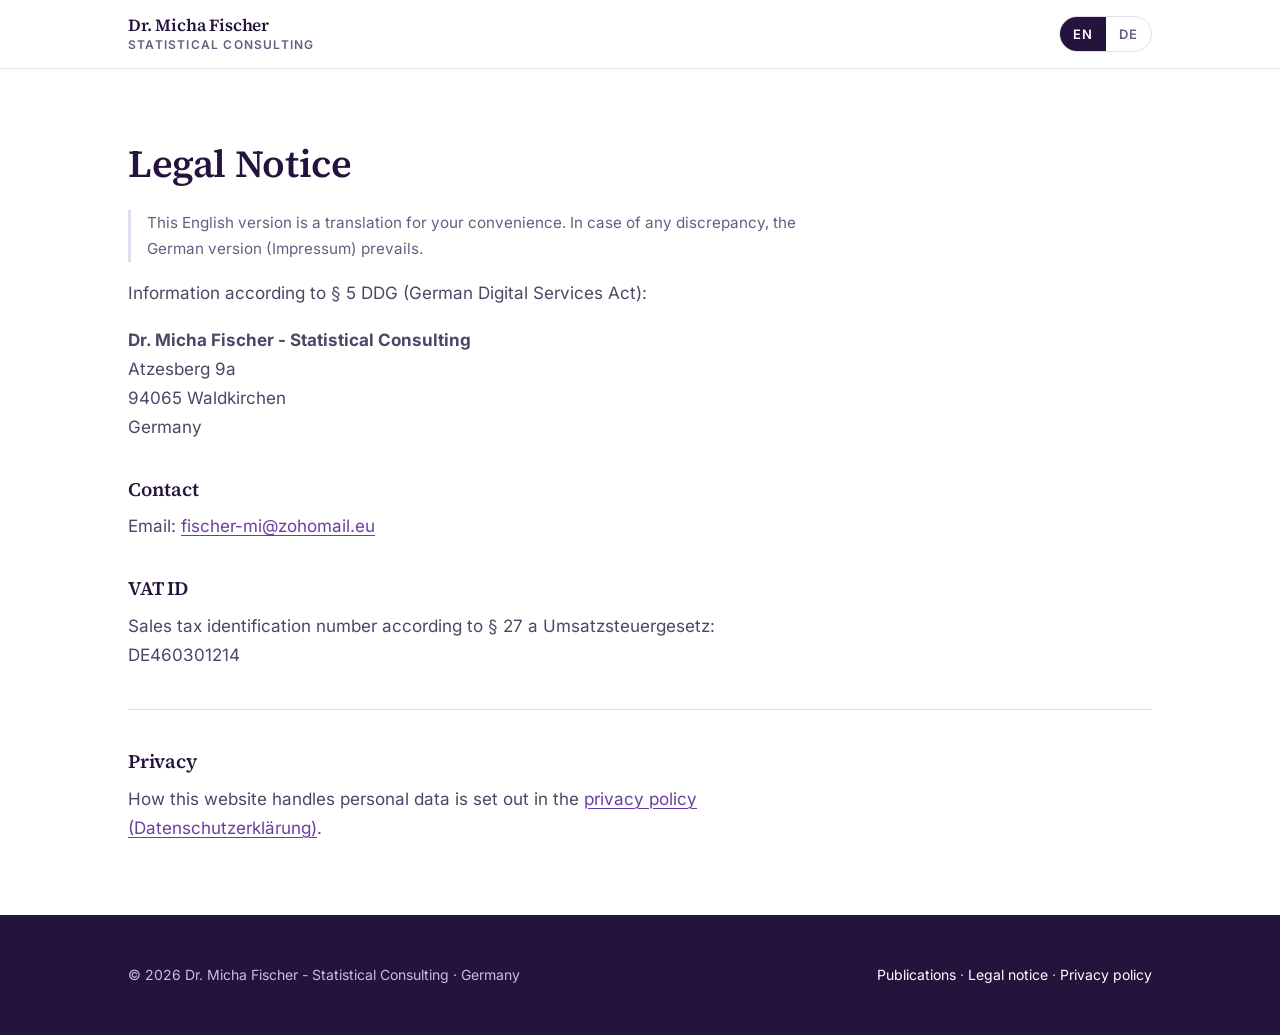
<file: impressum.html>
<!DOCTYPE html>
<!-- Like datenschutz.html this page defaults to German when JavaScript is off:
     the Impressum is a German legal requirement, so German is authoritative. -->
<html lang="de" data-locale="de" data-page="impressum">
<head>
    <meta charset="UTF-8">
    <meta name="viewport" content="width=device-width, initial-scale=1.0">
    <!-- Matches the German entry in lang.js so the no-JS title is identical. -->
    <title>Impressum | Dr. Micha Fischer - Statistical Consulting</title>
    <meta name="robots" content="noindex">
    <link rel="stylesheet" href="assets/css/site.css">
    <script src="assets/js/lang.js"></script>
</head>
<body>

    <!-- NOTE: no phone number is published, by choice. A second means of
         immediate contact besides email is worth a legal check. -->

    <a class="skip-link" href="#main">
        <span lang="en">Skip to content</span>
        <span lang="de">Zum Inhalt springen</span>
    </a>

    <header class="site-header">
        <div class="wrap">
            <a class="wordmark" href="index.html">
                <span class="name">Dr. Micha Fischer</span>
                <span class="practice">Statistical Consulting</span>
            </a>

            <div class="lang-switch" role="group" aria-label="Language / Sprache">
                <button type="button" data-set-locale="en" aria-label="English" aria-pressed="false" title="English">EN</button>
                <button type="button" data-set-locale="de" aria-label="Deutsch" aria-pressed="true" title="Deutsch">DE</button>
            </div>
        </div>
    </header>

    <main id="main" class="wrap prose">

        <article lang="de">
            <h1>Impressum</h1>
            <p>Angaben gemäß § 5 DDG (Digitale-Dienste-Gesetz):</p>

            <p>
                <strong>Dr. Micha Fischer - Statistical Consulting</strong><br>
                Atzesberg 9a<br>
                94065 Waldkirchen<br>
                Deutschland
            </p>

            <h2>Kontakt</h2>
            <p>E-Mail: <a href="mailto:fischer-mi@zohomail.eu">fischer-mi@zohomail.eu</a></p>

            <h2>Umsatzsteuer-Identifikationsnummer</h2>
            <p>Umsatzsteuer-Identifikationsnummer gemäß § 27 a Umsatzsteuergesetz:<br>
            DE460301214</p>

            <hr>

            <h2>Datenschutz</h2>
            <p>Wie diese Website mit personenbezogenen Daten umgeht, steht in der <a href="datenschutz.html">Datenschutzerklärung</a>.</p>
        </article>

        <article lang="en">
            <h1>Legal Notice</h1>
            <p class="note">This English version is a translation for your convenience. In case of any discrepancy, the German version (Impressum) prevails.</p>

            <p>Information according to § 5 DDG (German Digital Services Act):</p>

            <p>
                <strong>Dr. Micha Fischer - Statistical Consulting</strong><br>
                Atzesberg 9a<br>
                94065 Waldkirchen<br>
                Germany
            </p>

            <h2>Contact</h2>
            <p>Email: <a href="mailto:fischer-mi@zohomail.eu">fischer-mi@zohomail.eu</a></p>

            <h2>VAT ID</h2>
            <p>Sales tax identification number according to § 27 a Umsatzsteuergesetz:<br>
            DE460301214</p>

            <hr>

            <h2>Privacy</h2>
            <p>How this website handles personal data is set out in the <a href="datenschutz.html">privacy policy (Datenschutzerklärung)</a>.</p>
        </article>

    </main>

    <footer class="site-footer">
        <div class="wrap">
            <p>
                <span lang="en">&copy; 2026 Dr. Micha Fischer - Statistical Consulting · Germany</span>
                <span lang="de">&copy; 2026 Dr. Micha Fischer - Statistical Consulting · Deutschland</span>
            </p>
            <p>
                <a href="publications.html"><span lang="en">Publications</span><span lang="de">Publikationen</span></a>
                ·
                <a href="impressum.html"><span lang="en">Legal notice</span><span lang="de">Impressum</span></a>
                ·
                <a href="datenschutz.html"><span lang="en">Privacy policy</span><span lang="de">Datenschutz</span></a>
            </p>
        </div>
    </footer>

</body>
</html>
</file>
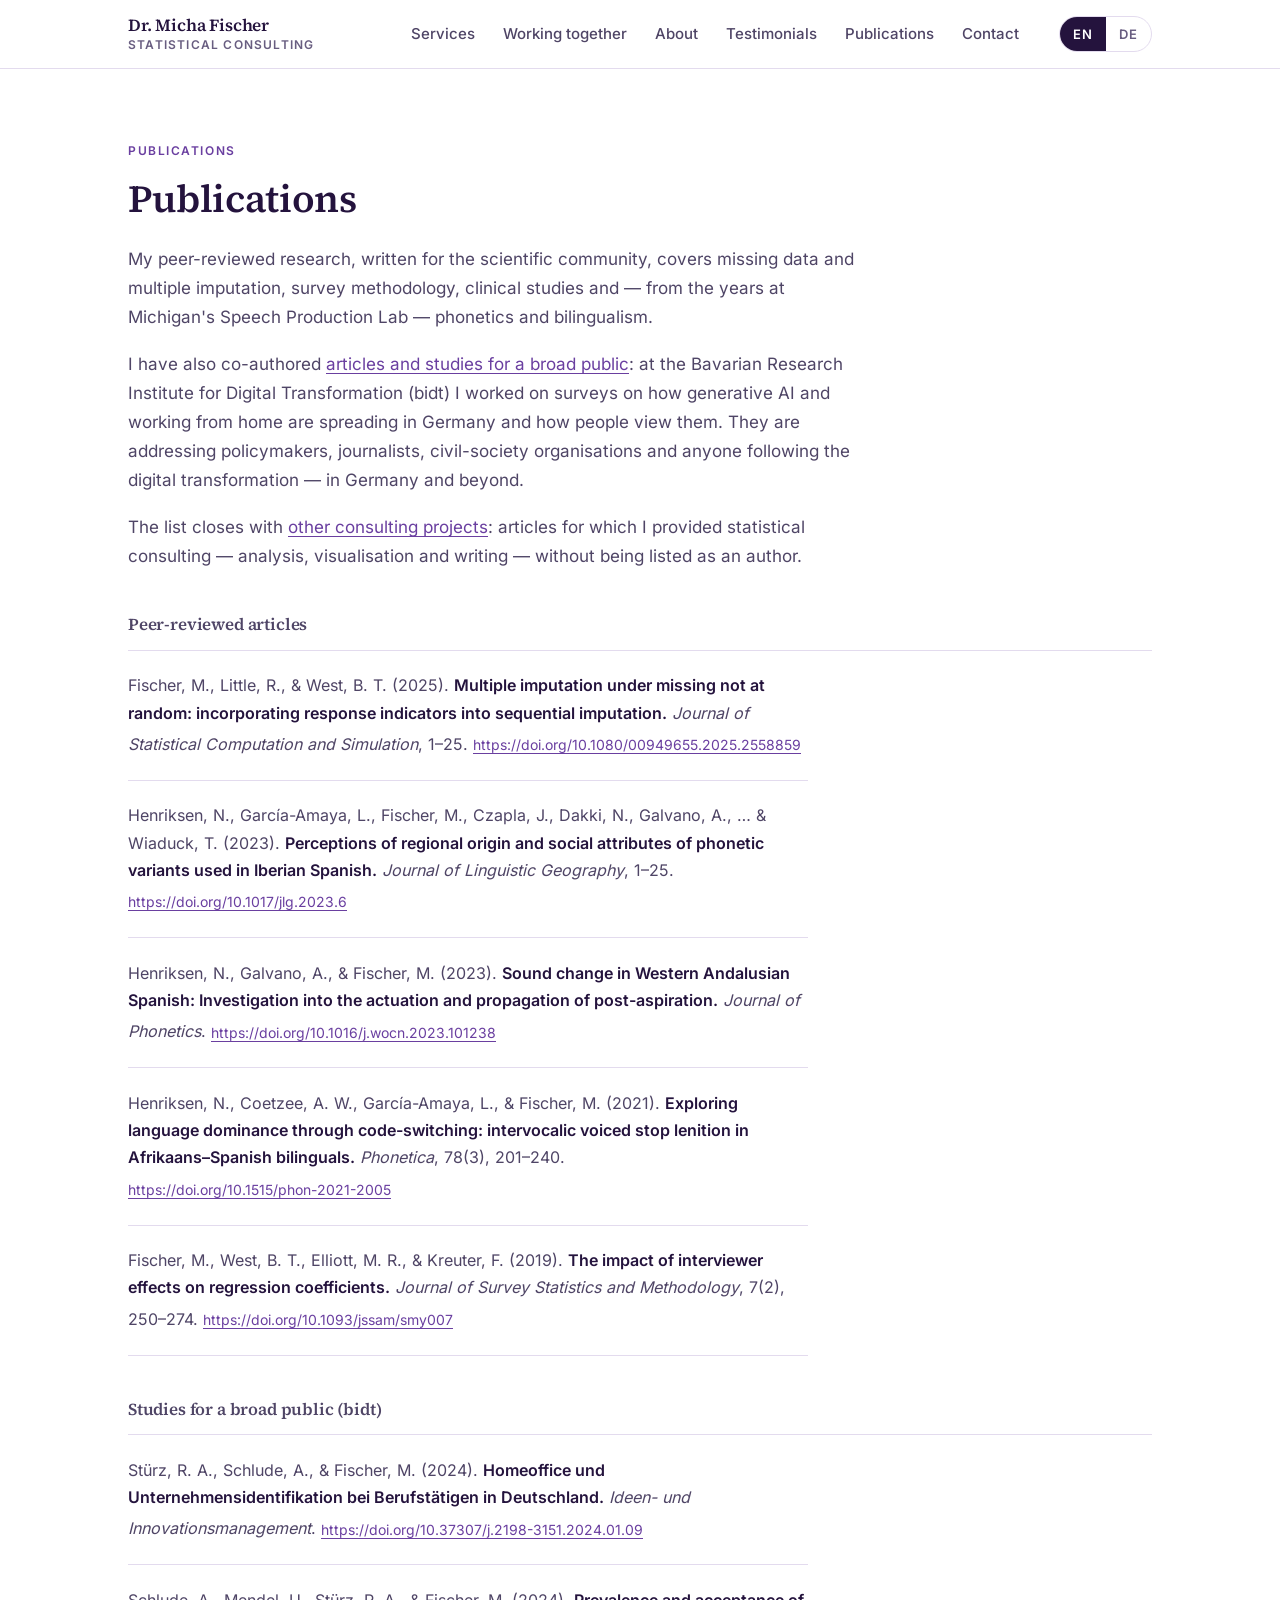
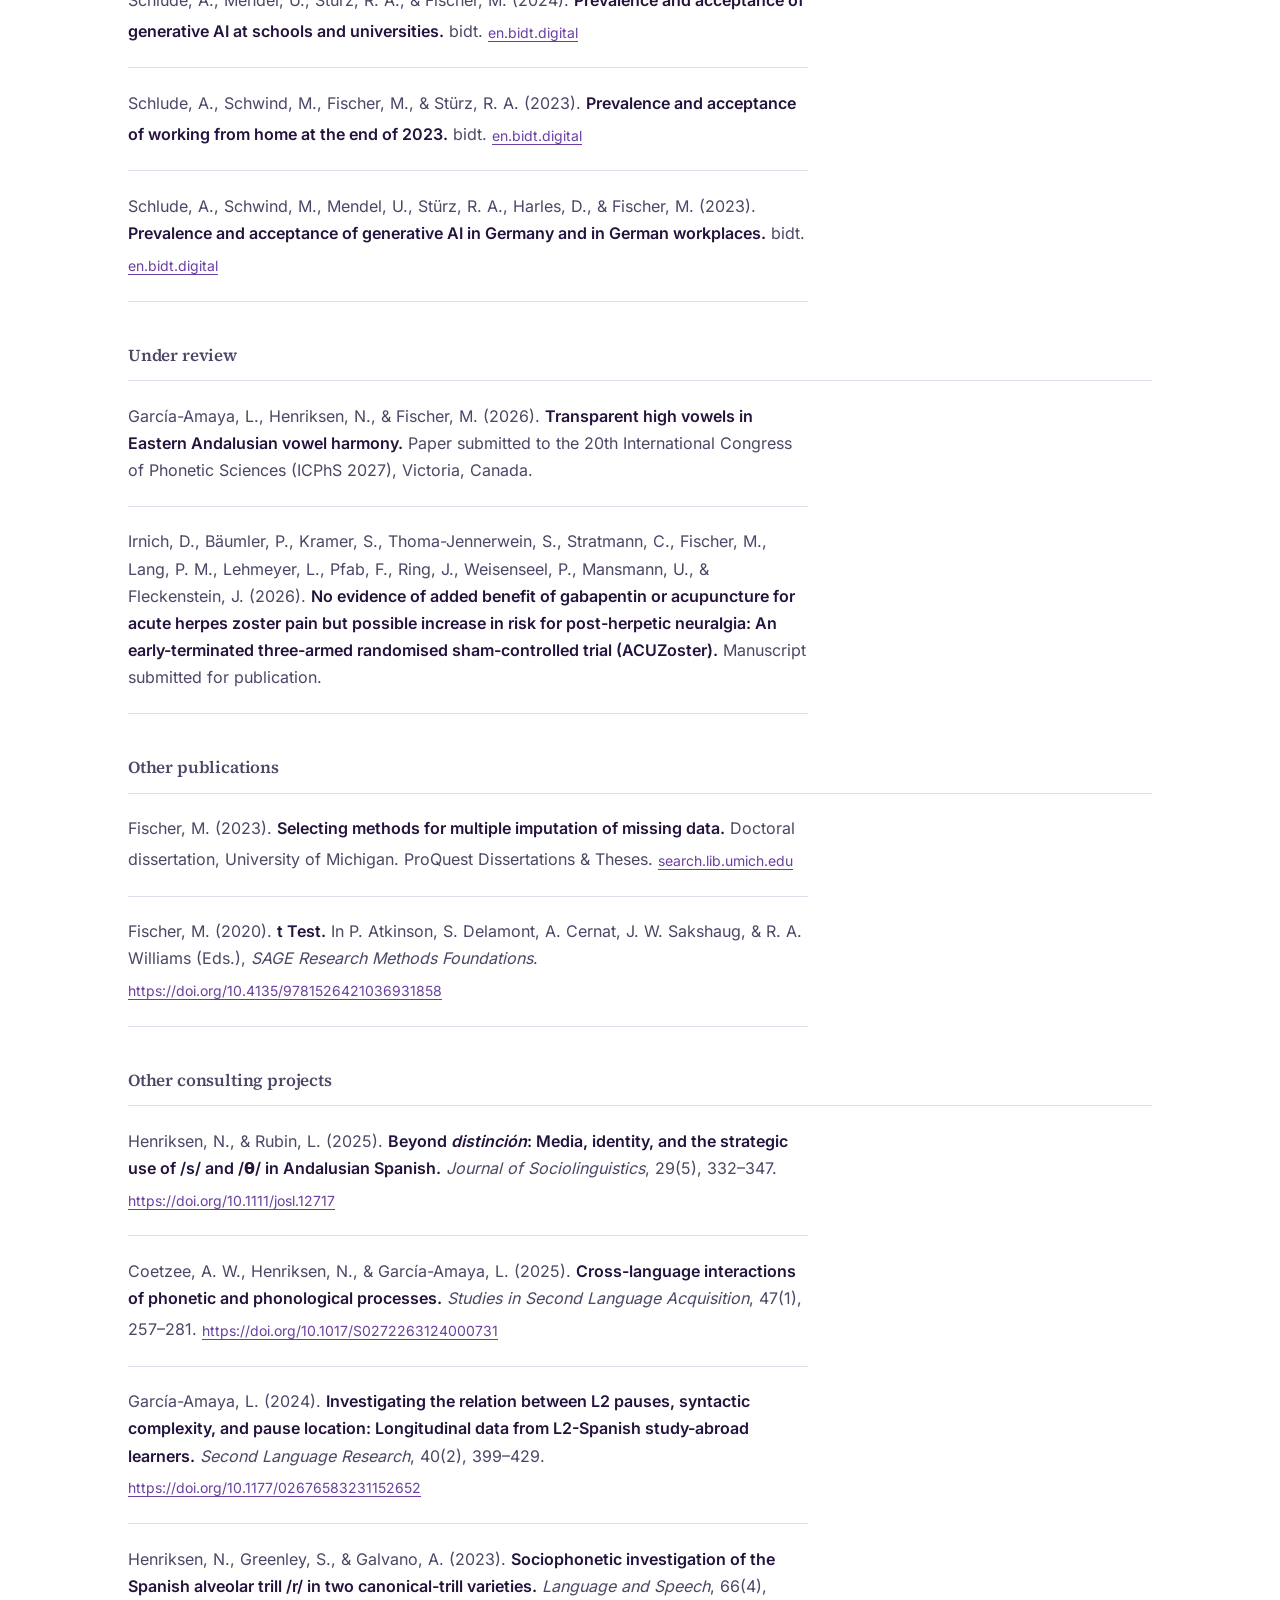
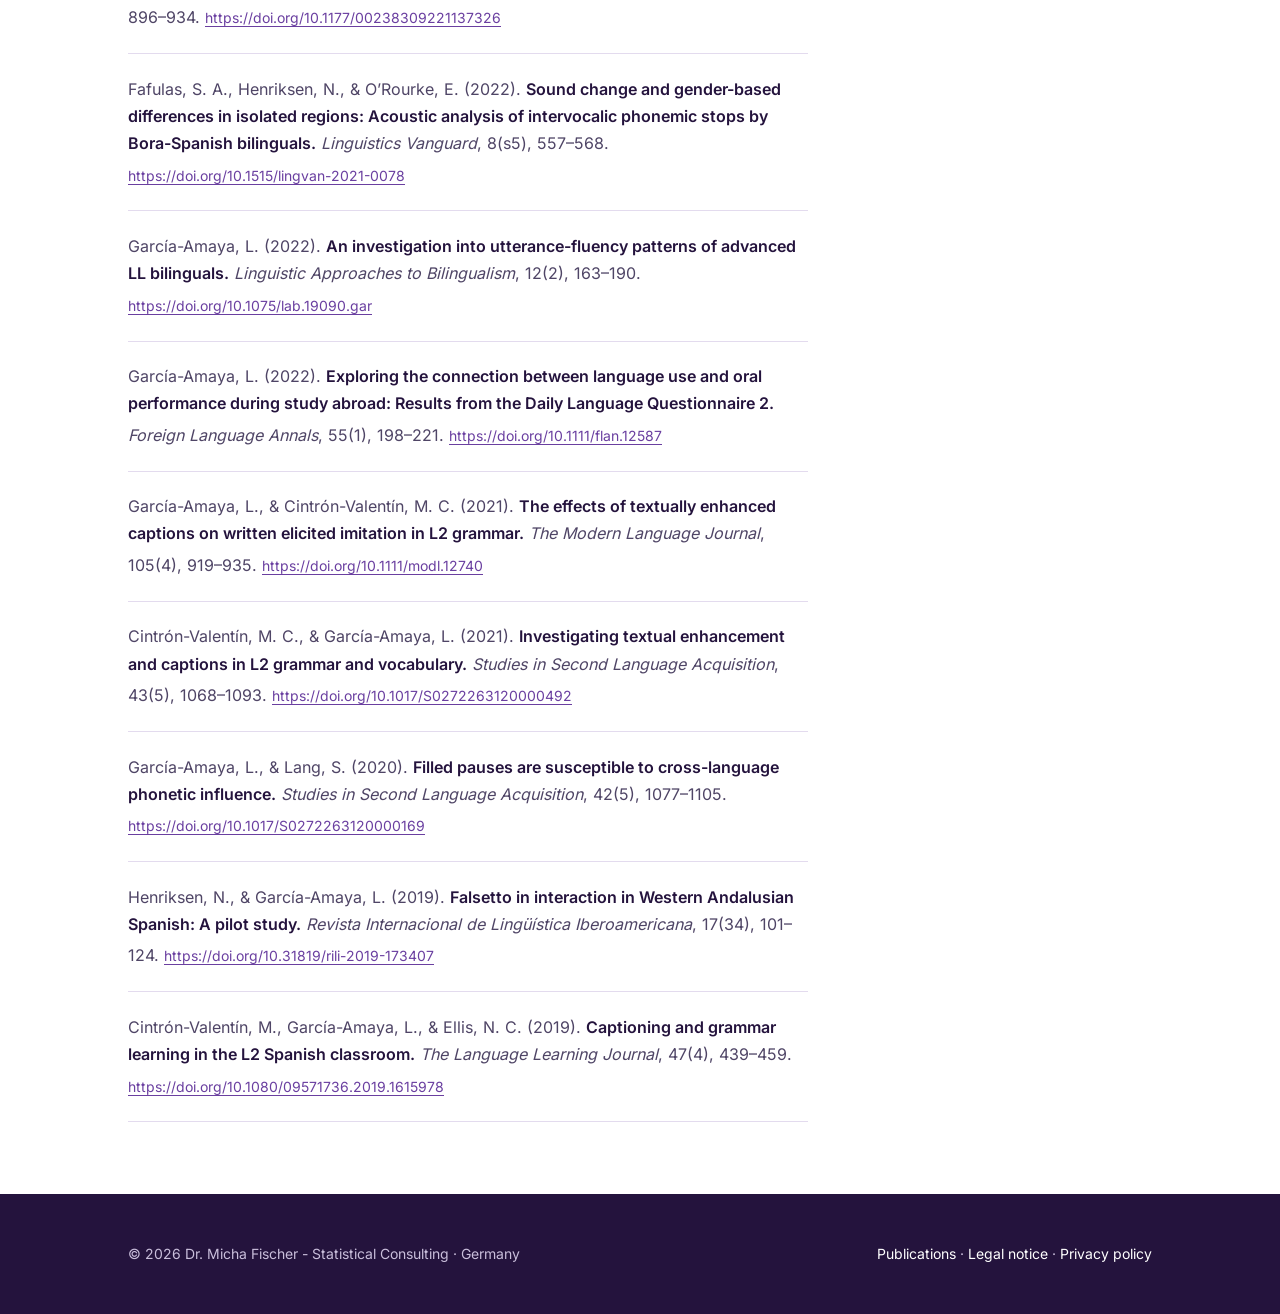
<file: publications.html>
<!DOCTYPE html>
<html lang="en" data-locale="en" data-page="publications">
<head>
    <meta charset="UTF-8">
    <meta name="viewport" content="width=device-width, initial-scale=1.0">
    <!-- Matches the English entry in lang.js so the no-JS title is identical. -->
    <title>Publications | Dr. Micha Fischer - Statistical Consulting</title>
    <meta name="description" content="Peer-reviewed articles and other publications by Dr. Micha Fischer on missing data, multiple imputation, survey methodology, clinical studies and phonetics, and bidt studies on generative AI and working from home in Germany.">
    <link rel="stylesheet" href="assets/css/site.css">
    <script src="assets/js/lang.js"></script>
</head>
<body>

    <a class="skip-link" href="#main">
        <span lang="en">Skip to content</span>
        <span lang="de">Zum Inhalt springen</span>
    </a>

    <header class="site-header">
        <div class="wrap">
            <a class="wordmark" href="index.html">
                <span class="name">Dr. Micha Fischer</span>
                <span class="practice">Statistical Consulting</span>
            </a>

            <!-- Section links point back to the home page; this page is its own
                 nav entry and marks itself as the current one. -->
            <nav class="site-nav" aria-label="Main navigation / Hauptnavigation">
                <a href="index.html#services"><span lang="en">Services</span><span lang="de">Leistungen</span></a>
                <a href="index.html#approach"><span lang="en">Working together</span><span lang="de">Zusammenarbeit</span></a>
                <a href="index.html#about"><span lang="en">About</span><span lang="de">Zur Person</span></a>
                <a href="index.html#testimonials"><span lang="en">Testimonials</span><span lang="de">Referenzen</span></a>
                <a href="publications.html" aria-current="page"><span lang="en">Publications</span><span lang="de">Publikationen</span></a>
                <a href="index.html#contact"><span lang="en">Contact</span><span lang="de">Kontakt</span></a>
            </nav>

            <div class="lang-switch" role="group" aria-label="Language / Sprache">
                <button type="button" data-set-locale="en" aria-label="English" aria-pressed="true" title="English">EN</button>
                <button type="button" data-set-locale="de" aria-label="Deutsch" aria-pressed="false" title="Deutsch">DE</button>
            </div>
            <!-- Mobile only: the full nav is hidden below 720px, so these
                 key links stand in for it on a second header row. -->
            <nav class="mobile-nav" aria-label="Main navigation / Hauptnavigation">
                <a href="index.html">← <span lang="en">Home</span><span lang="de">Startseite</span></a>
                <a href="index.html#services"><span lang="en">Services</span><span lang="de">Leistungen</span></a>
                <a href="index.html#contact"><span lang="en">Contact</span><span lang="de">Kontakt</span></a>
            </nav>
        </div>
    </header>

    <main id="main" class="wrap prose">

        <p class="eyebrow">
            <span lang="en">Publications</span>
            <span lang="de">Publikationen</span>
        </p>
        <h1 lang="en">Publications</h1>
        <h1 lang="de">Publikationen</h1>

        <p lang="en">My peer-reviewed research, written for the scientific community, covers missing data and multiple imputation, survey methodology, clinical studies and — from the years at Michigan's Speech Production Lab — phonetics and bilingualism.</p>
        <p lang="de">Meine Peer-Reviewed Papers für ein wissenschaftliches Publikum umfassen Missing Data und Multiple Imputation, Survey-Methodologie, klinische Studien sowie – aus der Zeit am Speech Production Lab in Michigan – Phonetik und Bilingualismus.</p>

        <p lang="en">I have also co-authored <a href="#bidt">articles and studies for a broad public</a>: at the Bavarian Research Institute for Digital Transformation (bidt) I worked on surveys on how generative AI and working from home are spreading in Germany and how people view them. They are addressing policymakers, journalists, civil-society organisations and anyone following the digital transformation — in Germany and beyond.</p>
        <p lang="de">Außerdem habe ich <a href="#bidt">Artikel und Studien für eine breite Öffentlichkeit</a> mitverfasst: Am Bayerischen Forschungsinstitut für Digitale Transformation (bidt) habe ich an Studien zur Verbreitung und Akzeptanz von generative KI und Homeoffice in Deutschland mitgearbeitet. Sie richten sich an Politik, Medien, zivilgesellschaftliche Organisationen und alle, die die digitale Transformation verfolgen – in Deutschland und darüber hinaus.</p>

        <p lang="en">The list closes with <a href="#consulting">other consulting projects</a>: articles for which I provided statistical consulting — analysis, visualisation and writing — without being listed as an author.</p>
        <p lang="de">Am Ende der Liste stehen <a href="#consulting">weitere Consulting-Projekte</a>: Artikel, für die ich Statistik-Beratung übernommen habe – Datenanalyse, Visualisierung und Text –, ohne als Autor genannt zu sein.</p>

        <!-- Citations carry no lang variants: they are identical in both
             locales and stay in the language they were published in.
             Source: CV_2025.pdf, under-review entries from CV_2026.pdf; links taken from the PDF's own hyperlinks,
             because the printed text truncates some. -->
        <h2 class="pub-head" lang="en">Peer-reviewed articles</h2>
        <h2 class="pub-head" lang="de">Peer-Reviewed Papers</h2>
        <ul class="pubs">
            <li>
                <span class="authors">Fischer, M., Little, R., &amp; West, B. T. (2025).</span>
                <span class="title">Multiple imputation under missing not at random: incorporating response indicators into sequential imputation.</span>
                <span class="venue"><em>Journal of Statistical Computation and Simulation</em>, 1–25.</span>
                <a href="https://doi.org/10.1080/00949655.2025.2558859">https://doi.org/10.1080/00949655.2025.2558859</a>
            </li>
            <li>
                <span class="authors">Henriksen, N., García-Amaya, L., Fischer, M., Czapla, J., Dakki, N., Galvano, A., … &amp; Wiaduck, T. (2023).</span>
                <span class="title">Perceptions of regional origin and social attributes of phonetic variants used in Iberian Spanish.</span>
                <span class="venue"><em>Journal of Linguistic Geography</em>, 1–25.</span>
                <a href="https://doi.org/10.1017/jlg.2023.6">https://doi.org/10.1017/jlg.2023.6</a>
            </li>
            <li>
                <span class="authors">Henriksen, N., Galvano, A., &amp; Fischer, M. (2023).</span>
                <span class="title">Sound change in Western Andalusian Spanish: Investigation into the actuation and propagation of post-aspiration.</span>
                <span class="venue"><em>Journal of Phonetics</em>.</span>
                <a href="https://doi.org/10.1016/j.wocn.2023.101238">https://doi.org/10.1016/j.wocn.2023.101238</a>
            </li>
            <li>
                <span class="authors">Henriksen, N., Coetzee, A. W., García-Amaya, L., &amp; Fischer, M. (2021).</span>
                <span class="title">Exploring language dominance through code-switching: intervocalic voiced stop lenition in Afrikaans–Spanish bilinguals.</span>
                <span class="venue"><em>Phonetica</em>, 78(3), 201–240.</span>
                <a href="https://doi.org/10.1515/phon-2021-2005">https://doi.org/10.1515/phon-2021-2005</a>
            </li>
            <li>
                <span class="authors">Fischer, M., West, B. T., Elliott, M. R., &amp; Kreuter, F. (2019).</span>
                <span class="title">The impact of interviewer effects on regression coefficients.</span>
                <span class="venue"><em>Journal of Survey Statistics and Methodology</em>, 7(2), 250–274.</span>
                <a href="https://doi.org/10.1093/jssam/smy007">https://doi.org/10.1093/jssam/smy007</a>
            </li>
        </ul>

        <!-- Anchor on a wrapper: the locale-hidden heading can't be scrolled to. -->
        <!-- bidt publishes each study in both languages, so these entries
             (unlike the other citations) switch title and link with the locale. -->
        <div id="bidt">
        <h2 class="pub-head" lang="en">Studies for a broad public (bidt)</h2>
        <h2 class="pub-head" lang="de">Studien für eine breite Öffentlichkeit (bidt)</h2>
        <ul class="pubs">
            <li>
                <span class="authors">Stürz, R. A., Schlude, A., &amp; Fischer, M. (2024).</span>
                <span class="title">Homeoffice und Unternehmensidentifikation bei Berufstätigen in Deutschland.</span>
                <span class="venue"><em>Ideen- und Innovationsmanagement</em>.</span>
                <a href="https://doi.org/10.37307/j.2198-3151.2024.01.09">https://doi.org/10.37307/j.2198-3151.2024.01.09</a>
            </li>
            <li>
                <span class="authors">Schlude, A., Mendel, U., Stürz, R. A., &amp; Fischer, M. (2024).</span>
                <span class="title" lang="en">Prevalence and acceptance of generative AI at schools and universities.</span>
                <span class="title" lang="de">Verbreitung und Akzeptanz generativer KI an Schulen und Hochschulen.</span>
                <span class="venue">bidt.</span>
                <a href="https://en.bidt.digital/publication/prevalence-and-acceptance-of-generative-ai-at-schools-and-universities/" lang="en">en.bidt.digital</a>
                <a href="https://www.bidt.digital/publication/verbreitung-und-akzeptanz-generativer-ki-an-schulen-und-hochschulen/" lang="de">bidt.digital</a>
            </li>
            <li>
                <span class="authors">Schlude, A., Schwind, M., Fischer, M., &amp; Stürz, R. A. (2023).</span>
                <span class="title" lang="en">Prevalence and acceptance of working from home at the end of 2023.</span>
                <span class="title" lang="de">Verbreitung und Akzeptanz von Homeoffice Ende 2023.</span>
                <span class="venue">bidt.</span>
                <a href="https://en.bidt.digital/publication/spread-and-acceptance-of-working-from-home-at-the-end-of-2023/" lang="en">en.bidt.digital</a>
                <a href="https://www.bidt.digital/publication/verbreitung-und-akzeptanz-von-homeoffice-ende-2023/" lang="de">bidt.digital</a>
            </li>
            <li>
                <span class="authors">Schlude, A., Schwind, M., Mendel, U., Stürz, R. A., Harles, D., &amp; Fischer, M. (2023).</span>
                <span class="title" lang="en">Prevalence and acceptance of generative AI in Germany and in German workplaces.</span>
                <span class="title" lang="de">Verbreitung und Akzeptanz generativer KI in Deutschland und an deutschen Arbeitsplätzen.</span>
                <span class="venue">bidt.</span>
                <a href="https://en.bidt.digital/publication/prevalence-and-acceptance-of-generative-ai-in-germany-and-in-german-workplaces/" lang="en">en.bidt.digital</a>
                <a href="https://www.bidt.digital/publication/verbreitung-und-akzeptanz-generativer-ki-in-deutschland-und-an-deutschen-arbeitsplaetzen/" lang="de">bidt.digital</a>
            </li>
        </ul>
        </div>

        <h2 class="pub-head" lang="en">Under review</h2>
        <h2 class="pub-head" lang="de">Im Review-Prozess</h2>
        <ul class="pubs">
            <li>
                <span class="authors">García-Amaya, L., Henriksen, N., &amp; Fischer, M. (2026).</span>
                <span class="title">Transparent high vowels in Eastern Andalusian vowel harmony.</span>
                <span class="venue" lang="en">Paper submitted to the 20th International Congress of Phonetic Sciences (ICPhS 2027), Victoria, Canada.</span>
                <span class="venue" lang="de">Paper eingereicht beim 20th International Congress of Phonetic Sciences (ICPhS 2027), Victoria, Kanada.</span>
            </li>
            <li>
                <span class="authors">Irnich, D., Bäumler, P., Kramer, S., Thoma-Jennerwein, S., Stratmann, C., Fischer, M., Lang, P. M., Lehmeyer, L., Pfab, F., Ring, J., Weisenseel, P., Mansmann, U., &amp; Fleckenstein, J. (2026).</span>
                <span class="title">No evidence of added benefit of gabapentin or acupuncture for acute herpes zoster pain but possible increase in risk for post-herpetic neuralgia: An early-terminated three-armed randomised sham-controlled trial (ACUZoster).</span>
                <span class="venue" lang="en">Manuscript submitted for publication.</span>
                <span class="venue" lang="de">Manuskript eingereicht, under review.</span>
            </li>
        </ul>

        <h2 class="pub-head" lang="en">Other publications</h2>
        <h2 class="pub-head" lang="de">Weitere Publikationen</h2>
        <ul class="pubs">
            <li>
                <span class="authors">Fischer, M. (2023).</span>
                <span class="title">Selecting methods for multiple imputation of missing data.</span>
                <span class="venue" lang="en">Doctoral dissertation, University of Michigan. ProQuest Dissertations &amp; Theses.</span>
                <span class="venue" lang="de">Dissertation, University of Michigan. ProQuest Dissertations &amp; Theses.</span>
                <a href="https://search.lib.umich.edu/catalog/record/99187888102906381">search.lib.umich.edu</a>
            </li>
            <li>
                <span class="authors">Fischer, M. (2020).</span>
                <span class="title">t Test.</span>
                <span class="venue">In P. Atkinson, S. Delamont, A. Cernat, J. W. Sakshaug, &amp; R. A. Williams (Eds.), <em>SAGE Research Methods Foundations</em>.</span>
                <a href="https://doi.org/10.4135/9781526421036931858">https://doi.org/10.4135/9781526421036931858</a>
            </li>
        </ul>

        <!-- Articles from the Speech Production Lab where Micha consulted on
             statistics, analysis, visualisation and writing without being an
             author; listed with the authors' permission. Metadata from Crossref. -->
        <div id="consulting">
        <h2 class="pub-head" lang="en">Other consulting projects</h2>
        <h2 class="pub-head" lang="de">Weitere Consulting-Projekte</h2>
        <ul class="pubs">
            <li>
                <span class="authors">Henriksen, N., &amp; Rubin, L. (2025).</span>
                <span class="title">Beyond <em>distinción</em>: Media, identity, and the strategic use of /s/ and /θ/ in Andalusian Spanish.</span>
                <span class="venue"><em>Journal of Sociolinguistics</em>, 29(5), 332–347.</span>
                <a href="https://doi.org/10.1111/josl.12717">https://doi.org/10.1111/josl.12717</a>
            </li>
            <li>
                <span class="authors">Coetzee, A. W., Henriksen, N., &amp; García-Amaya, L. (2025).</span>
                <span class="title">Cross-language interactions of phonetic and phonological processes.</span>
                <span class="venue"><em>Studies in Second Language Acquisition</em>, 47(1), 257–281.</span>
                <a href="https://doi.org/10.1017/S0272263124000731">https://doi.org/10.1017/S0272263124000731</a>
            </li>
            <li>
                <span class="authors">García-Amaya, L. (2024).</span>
                <span class="title">Investigating the relation between L2 pauses, syntactic complexity, and pause location: Longitudinal data from L2-Spanish study-abroad learners.</span>
                <span class="venue"><em>Second Language Research</em>, 40(2), 399–429.</span>
                <a href="https://doi.org/10.1177/02676583231152652">https://doi.org/10.1177/02676583231152652</a>
            </li>
            <li>
                <span class="authors">Henriksen, N., Greenley, S., &amp; Galvano, A. (2023).</span>
                <span class="title">Sociophonetic investigation of the Spanish alveolar trill /r/ in two canonical-trill varieties.</span>
                <span class="venue"><em>Language and Speech</em>, 66(4), 896–934.</span>
                <a href="https://doi.org/10.1177/00238309221137326">https://doi.org/10.1177/00238309221137326</a>
            </li>
            <li>
                <span class="authors">Fafulas, S. A., Henriksen, N., &amp; O’Rourke, E. (2022).</span>
                <span class="title">Sound change and gender-based differences in isolated regions: Acoustic analysis of intervocalic phonemic stops by Bora-Spanish bilinguals.</span>
                <span class="venue"><em>Linguistics Vanguard</em>, 8(s5), 557–568.</span>
                <a href="https://doi.org/10.1515/lingvan-2021-0078">https://doi.org/10.1515/lingvan-2021-0078</a>
            </li>
            <li>
                <span class="authors">García-Amaya, L. (2022).</span>
                <span class="title">An investigation into utterance-fluency patterns of advanced LL bilinguals.</span>
                <span class="venue"><em>Linguistic Approaches to Bilingualism</em>, 12(2), 163–190.</span>
                <a href="https://doi.org/10.1075/lab.19090.gar">https://doi.org/10.1075/lab.19090.gar</a>
            </li>
            <li>
                <span class="authors">García-Amaya, L. (2022).</span>
                <span class="title">Exploring the connection between language use and oral performance during study abroad: Results from the Daily Language Questionnaire 2.</span>
                <span class="venue"><em>Foreign Language Annals</em>, 55(1), 198–221.</span>
                <a href="https://doi.org/10.1111/flan.12587">https://doi.org/10.1111/flan.12587</a>
            </li>
            <li>
                <span class="authors">García-Amaya, L., &amp; Cintrón-Valentín, M. C. (2021).</span>
                <span class="title">The effects of textually enhanced captions on written elicited imitation in L2 grammar.</span>
                <span class="venue"><em>The Modern Language Journal</em>, 105(4), 919–935.</span>
                <a href="https://doi.org/10.1111/modl.12740">https://doi.org/10.1111/modl.12740</a>
            </li>
            <li>
                <span class="authors">Cintrón-Valentín, M. C., &amp; García-Amaya, L. (2021).</span>
                <span class="title">Investigating textual enhancement and captions in L2 grammar and vocabulary.</span>
                <span class="venue"><em>Studies in Second Language Acquisition</em>, 43(5), 1068–1093.</span>
                <a href="https://doi.org/10.1017/S0272263120000492">https://doi.org/10.1017/S0272263120000492</a>
            </li>
            <li>
                <span class="authors">García-Amaya, L., &amp; Lang, S. (2020).</span>
                <span class="title">Filled pauses are susceptible to cross-language phonetic influence.</span>
                <span class="venue"><em>Studies in Second Language Acquisition</em>, 42(5), 1077–1105.</span>
                <a href="https://doi.org/10.1017/S0272263120000169">https://doi.org/10.1017/S0272263120000169</a>
            </li>
            <li>
                <span class="authors">Henriksen, N., &amp; García-Amaya, L. (2019).</span>
                <span class="title">Falsetto in interaction in Western Andalusian Spanish: A pilot study.</span>
                <span class="venue"><em>Revista Internacional de Lingüística Iberoamericana</em>, 17(34), 101–124.</span>
                <a href="https://doi.org/10.31819/rili-2019-173407">https://doi.org/10.31819/rili-2019-173407</a>
            </li>
            <li>
                <span class="authors">Cintrón-Valentín, M., García-Amaya, L., &amp; Ellis, N. C. (2019).</span>
                <span class="title">Captioning and grammar learning in the L2 Spanish classroom.</span>
                <span class="venue"><em>The Language Learning Journal</em>, 47(4), 439–459.</span>
                <a href="https://doi.org/10.1080/09571736.2019.1615978">https://doi.org/10.1080/09571736.2019.1615978</a>
            </li>
        </ul>
        </div>

    </main>

    <footer class="site-footer">
        <div class="wrap">
            <p>
                <span lang="en">&copy; 2026 Dr. Micha Fischer - Statistical Consulting · Germany</span>
                <span lang="de">&copy; 2026 Dr. Micha Fischer - Statistical Consulting · Deutschland</span>
            </p>
            <p>
                <a href="publications.html"><span lang="en">Publications</span><span lang="de">Publikationen</span></a>
                ·
                <a href="impressum.html"><span lang="en">Legal notice</span><span lang="de">Impressum</span></a>
                ·
                <a href="datenschutz.html"><span lang="en">Privacy policy</span><span lang="de">Datenschutz</span></a>
            </p>
        </div>
    </footer>

</body>
</html>
</file>
<file: assets/css/site.css>
/* ==========================================================================
   Dr. Micha Fischer — statistical consulting
   Shared stylesheet for index.html and impressum.html.

   Fonts are self-hosted (assets/fonts/). The site makes no requests to any
   third-party host, so no visitor IP is ever transmitted outside the server.
   ========================================================================== */

/* --- Self-hosted fonts, SIL Open Font License 1.1 ------------------------ */

@font-face {
  font-family: 'Inter';
  font-style: normal;
  font-weight: 100 900;           /* variable axis */
  font-display: swap;
  src: url('../fonts/inter-latin-wght-normal.woff2') format('woff2');
}

@font-face {
  font-family: 'Source Serif 4';
  font-style: normal;
  font-weight: 200 900;           /* variable axis */
  font-display: swap;
  src: url('../fonts/source-serif-4-latin-wght-normal.woff2') format('woff2');
}

/* --- Design tokens ------------------------------------------------------- */

:root {
  --ink: #24133d;
  --ink-soft: #4f4566;
  --ink-faint: #685d80;
  --accent: #6a3fa0;
  --accent-dark: #502c7d;
  --bg: #ffffff;
  --surface: #f7f4fb;
  --border: #e3dbee;

  --font-sans: 'Inter', system-ui, -apple-system, 'Segoe UI', sans-serif;
  --font-serif: 'Source Serif 4', Georgia, 'Times New Roman', serif;

  --measure: 68ch;
  --wrap: 1120px;
  --radius: 10px;
}

/* --- Base ---------------------------------------------------------------- */

*,
*::before,
*::after { box-sizing: border-box; }

body {
  margin: 0;
  background: var(--bg);
  color: var(--ink-soft);
  font-family: var(--font-sans);
  font-size: 1.0625rem;
  line-height: 1.7;
  -webkit-font-smoothing: antialiased;
  text-rendering: optimizeLegibility;
}

h1, h2, h3 {
  font-family: var(--font-serif);
  color: var(--ink);
  line-height: 1.2;
  margin: 0 0 0.6em;
  font-weight: 600;
  letter-spacing: -0.01em;
}

h1 { font-size: clamp(2rem, 1.35rem + 2.7vw, 3.25rem); }
h2 { font-size: clamp(1.55rem, 1.2rem + 1.5vw, 2.15rem); }
h3 { font-size: 1.2rem; }

p { margin: 0 0 1.1em; max-width: var(--measure); }
p:last-child { margin-bottom: 0; }

a { color: var(--accent); text-decoration-thickness: 1px; text-underline-offset: 3px; }
a:hover { color: var(--accent-dark); }

:focus-visible {
  outline: 3px solid var(--accent);
  outline-offset: 3px;
  border-radius: 3px;
}

.wrap {
  width: 100%;
  max-width: var(--wrap);
  margin-inline: auto;
  padding-inline: clamp(1.25rem, 5vw, 3rem);
}

.skip-link {
  position: absolute;
  left: -9999px;
  top: 0;
  background: var(--ink);
  color: #fff;
  padding: 0.75rem 1.25rem;
  z-index: 100;
}
.skip-link:focus { left: 0; }

/* --- Language switching --------------------------------------------------
   Exactly one locale is visible at a time. Only ever sets display:none, so
   no element's natural display value has to be restored. Without JavaScript
   the document stays in its authored locale (English) and remains readable.
   -------------------------------------------------------------------------- */

html[data-locale='en'] [lang='de'] { display: none; }
html[data-locale='de'] [lang='en'] { display: none; }

.lang-switch {
  display: inline-flex;
  border: 1px solid var(--border);
  border-radius: 999px;
  overflow: hidden;
  background: var(--bg);
}

.lang-switch button {
  font: inherit;
  font-size: 0.8125rem;
  font-weight: 600;
  letter-spacing: 0.04em;
  padding: 0.4rem 0.85rem;
  border: 0;
  background: transparent;
  color: var(--ink-faint);
  cursor: pointer;
  transition: background 0.15s, color 0.15s;
}

.lang-switch button:hover { color: var(--ink); }

.lang-switch button[aria-pressed='true'] {
  background: var(--ink);
  color: #fff;
}

/* --- Site header --------------------------------------------------------- */

.site-header {
  position: sticky;
  top: 0;
  z-index: 20;
  background: rgba(255, 255, 255, 0.92);
  backdrop-filter: blur(8px);
  border-bottom: 1px solid var(--border);
}

.site-header .wrap {
  display: flex;
  align-items: center;
  justify-content: space-between;
  gap: 1rem;
  min-height: 68px;
}

/* Two-line lockup: the practice name sits under the personal name, so the full
   company name fits the header at every width without a spaced hyphen. */
.wordmark {
  display: flex;
  flex-direction: column;
  gap: 0.12rem;
  color: var(--ink);
  text-decoration: none;
  line-height: 1.15;
  white-space: nowrap;
}

.wordmark .name {
  font-family: var(--font-serif);
  font-size: 1.0625rem;
  font-weight: 600;
  letter-spacing: -0.01em;
}

.wordmark .practice {
  font-size: 0.75rem;
  font-weight: 600;
  letter-spacing: 0.1em;
  text-transform: uppercase;
  color: var(--ink-faint);
}

.wordmark:hover .name { color: var(--accent); }
.wordmark:hover .practice { color: var(--accent); }

.site-nav {
  display: flex;
  gap: 1.75rem;
  margin-left: auto;
  margin-right: 1.5rem;
}

.site-nav a {
  color: var(--ink-soft);
  text-decoration: none;
  font-size: 0.9375rem;
  font-weight: 500;
}

.site-nav a:hover { color: var(--accent); }

/* Below 720px the nav is hidden; a short row of the most important links
   (Services, Contact and Publications/Home) takes its place on a second row
   of the header, since a phone is too narrow to fit them beside the wordmark. */
.mobile-nav { display: none; }

@media (max-width: 720px) {
  .site-nav { display: none; }

  .site-header .wrap {
    flex-wrap: wrap;
    row-gap: 0;
    min-height: 0;
    padding-top: 0.7rem;
  }

  .mobile-nav {
    display: flex;
    flex-wrap: wrap;
    gap: 0 1.25rem;
    order: 3;
    flex-basis: 100%;
    margin-top: 0.7rem;
    padding: 0.55rem 0;
    border-top: 1px solid var(--border);
  }
  .mobile-nav a {
    color: var(--accent);
    font-size: 0.875rem;
    font-weight: 600;
    text-decoration: none;
  }
  .mobile-nav a:hover { color: var(--accent-dark); }
}

/* --- Sections ------------------------------------------------------------ */

section { padding-block: clamp(3.5rem, 7vw, 6rem); }

.section-alt {
  background: var(--surface);
  border-block: 1px solid var(--border);
}

.eyebrow {
  font-size: 0.75rem;
  font-weight: 600;
  letter-spacing: 0.13em;
  text-transform: uppercase;
  color: var(--accent);
  margin-bottom: 0.9rem;
}

/* --- Hero ---------------------------------------------------------------- */

.hero { padding-block: clamp(4rem, 9vw, 7.5rem); }

.hero h1 { max-width: 20ch; }

.lead {
  font-family: var(--font-serif);
  font-size: clamp(1.15rem, 1.02rem + 0.6vw, 1.4rem);
  line-height: 1.55;
  color: var(--ink-soft);
  max-width: 56ch;
}

.hero-actions {
  display: flex;
  flex-wrap: wrap;
  gap: 0.85rem;
  margin-top: 2.25rem;
}

.btn {
  display: inline-block;
  padding: 0.8rem 1.6rem;
  border-radius: var(--radius);
  font-weight: 600;
  font-size: 0.95rem;
  text-decoration: none;
  border: 1px solid transparent;
  transition: background 0.18s, color 0.18s, border-color 0.18s;
}

.btn-primary { background: var(--accent); color: #fff; }
.btn-primary:hover { background: var(--accent-dark); color: #fff; }

.btn-ghost { border-color: var(--border); color: var(--ink); background: var(--bg); }
.btn-ghost:hover { border-color: var(--accent); color: var(--accent); }

/* --- Card grids ---------------------------------------------------------- */

.grid {
  display: grid;
  grid-template-columns: repeat(auto-fit, minmax(285px, 1fr));
  gap: 1.75rem;
  margin-top: 2.5rem;
}

.card {
  background: var(--bg);
  border: 1px solid var(--border);
  border-radius: var(--radius);
  padding: 2rem 1.85rem;
}

.card .num {
  font-family: var(--font-serif);
  font-size: 0.9rem;
  font-weight: 600;
  color: var(--accent);
  display: block;
  margin-bottom: 0.65rem;
}

.card p { font-size: 1rem; }

/* --- Data types (under the service cards) -------------------------------- */

.data-types { margin-top: 3.5rem; }

.data-types h3 { font-size: 1.5rem; margin-bottom: 0.4rem; }

.data-types .dt-intro { font-size: 0.95rem; color: var(--ink-faint); }

.data-types ul {
  list-style: none;
  display: grid;
  grid-template-columns: repeat(auto-fit, minmax(230px, 1fr));
  gap: 1.75rem;
  margin: 1.25rem 0 0;
  padding: 0;
}

.data-types li {
  padding-top: 0.9rem;
  border-top: 1px solid var(--border);
}

.data-types .dt-head {
  display: block;
  font-weight: 600;
  color: var(--ink);
  margin-bottom: 0.35rem;
}

.data-types li p { font-size: 0.95rem; margin-bottom: 0.6rem; }

.data-types .dt-examples { font-size: 0.875rem; color: var(--ink-faint); }

.data-types .dt-examples > span { margin-right: 0.25rem; }

/* --- About / credentials ------------------------------------------------- */

.split {
  display: grid;
  grid-template-columns: minmax(0, 1.6fr) minmax(0, 1fr);
  gap: clamp(2rem, 5vw, 4rem);
  align-items: start;
}

@media (max-width: 800px) {
  .split { grid-template-columns: 1fr; }
}

.portrait {
  display: block;
  width: 100%;
  max-width: 360px;
  height: auto;
  margin-bottom: 1.75rem;
  border-radius: var(--radius);
  border: 1px solid var(--border);
}

.cv {
  list-style: none;
  margin: 0;
  padding: 0;
  border-top: 1px solid var(--border);
}

.cv li {
  padding: 0.95rem 0;
  border-bottom: 1px solid var(--border);
  font-size: 0.95rem;
}

.cv .role {
  display: block;
  font-weight: 600;
  color: var(--ink);
}

.cv .place { color: var(--ink-faint); font-size: 0.9rem; }

.tools { margin-top: 2.25rem; }

.tools h3 { font-size: 1.05rem; color: var(--ink-soft); margin-bottom: 0.9rem; }

.tools-label {
  margin: 1rem 0 0.5rem;
  font-size: 0.8rem;
  font-weight: 600;
  letter-spacing: 0.06em;
  text-transform: uppercase;
  color: var(--ink-faint);
}

.chips {
  list-style: none;
  margin: 0;
  padding: 0;
  display: flex;
  flex-wrap: wrap;
  gap: 0.5rem;
}

.chips li {
  padding: 0.3rem 0.75rem;
  border: 1px solid var(--border);
  border-radius: 999px;
  background: var(--surface);
  font-size: 0.875rem;
  color: var(--ink);
}

/* --- Publications ---------------------------------------------------------
   Citations flow as one paragraph; only the DOI sits on its own line, where a
   long URL can wrap without pushing the layout wider. */

.pub-head,
.prose .pub-head {
  margin: 2.75rem 0 0.9rem;
  font-size: 1.05rem;
  color: var(--ink-soft);
}

.pubs {
  list-style: none;
  margin: 0;
  padding: 0;
  border-top: 1px solid var(--border);
}

.pubs li {
  max-width: var(--measure);
  padding: 1.35rem 0;
  border-bottom: 1px solid var(--border);
  font-size: 1rem;
}

.pubs .title { color: var(--ink); font-weight: 600; }

.pubs a {
  display: inline-block;
  margin-top: 0.4rem;
  font-size: 0.875rem;
  overflow-wrap: anywhere;
}

/* --- Testimonials ---------------------------------------------------------
   A stack of figures, one per reference. The first quote is the pull quote;
   further quotes sit below it, then the context line and the people. */

.quote-note { font-size: 0.9rem; color: var(--ink-faint); }

.testimonials {
  display: grid;
  gap: 1.75rem;
  margin-top: 2.5rem;
}

.testimonial {
  margin: 0;
  background: var(--bg);
  border: 1px solid var(--border);
  border-left: 3px solid var(--accent);
  border-radius: var(--radius);
  padding: clamp(1.75rem, 4vw, 2.75rem);
}

.testimonial blockquote { margin: 0; }

.testimonial .pull {
  font-family: var(--font-serif);
  font-size: clamp(1.25rem, 1.05rem + 0.9vw, 1.65rem);
  line-height: 1.4;
  color: var(--ink);
  max-width: 40ch;
  margin-bottom: 1.5rem;
}

.testimonial .quotes {
  list-style: none;
  margin: 0;
  padding: 0;
  display: grid;
  grid-template-columns: repeat(auto-fit, minmax(240px, 1fr));
  gap: 1.25rem 2rem;
}

.testimonial .quotes li {
  font-family: var(--font-serif);
  font-size: 1.02rem;
  line-height: 1.55;
  color: var(--ink);
}

.testimonial .quote-note { margin-top: 1.5rem; margin-bottom: 0; }

.testimonial .context {
  margin-top: 1.75rem;
  font-size: 0.95rem;
}

.testimonial figcaption {
  display: flex;
  flex-wrap: wrap;
  gap: 1rem 2.5rem;
  margin-top: 1.75rem;
  padding-top: 1.25rem;
  border-top: 1px solid var(--border);
}

.testimonial .person { flex: 1 1 220px; }

.testimonial .who {
  display: block;
  font-weight: 600;
  color: var(--ink);
}

.testimonial .role { display: block; color: var(--ink-faint); font-size: 0.9rem; }

/* --- Contact ------------------------------------------------------------- */

.contact { text-align: center; }
.contact p { margin-inline: auto; }

/* What happens after the first email: three numbered steps in a row,
   stacked on narrow screens. */
.steps {
  list-style: none;
  counter-reset: step;
  display: grid;
  grid-template-columns: repeat(3, minmax(0, 1fr));
  gap: 1.5rem;
  max-width: 880px;
  margin: 2.5rem auto 0;
  padding: 0;
  text-align: left;
}

@media (max-width: 720px) {
  .steps { grid-template-columns: 1fr; max-width: 30rem; }
}

.steps li {
  counter-increment: step;
  padding-top: 1rem;
  border-top: 2px solid var(--accent);
  font-size: 0.95rem;
}

.steps li::before {
  content: counter(step);
  display: block;
  font-family: var(--font-serif);
  font-size: 0.9rem;
  font-weight: 600;
  color: var(--accent);
}

.steps .step-head {
  display: block;
  font-size: 1.2rem;
  font-weight: 600;
  color: var(--ink);
  margin-bottom: 0.35rem;
}

.contact-mail {
  display: inline-block;
  margin-top: 1.75rem;
  font-family: var(--font-serif);
  font-size: clamp(1.15rem, 1rem + 0.9vw, 1.6rem);
  font-weight: 600;
  color: var(--ink);
  text-decoration: none;
  border-bottom: 2px solid var(--accent);
  padding-bottom: 0.15rem;
}

.contact-mail:hover { color: var(--accent); }

/* --- Footer -------------------------------------------------------------- */

.site-footer {
  background: var(--ink);
  color: #c9bedb;
  padding-block: 3rem;
  font-size: 0.875rem;
}

.site-footer .wrap {
  display: flex;
  flex-wrap: wrap;
  gap: 1rem;
  align-items: center;
  justify-content: space-between;
}

.site-footer p { margin: 0; }        /* keep both rows on one baseline */
.site-footer a { color: #fff; text-decoration: none; }
.site-footer a:hover { text-decoration: underline; }
.site-footer :focus-visible { outline-color: #fff; }

/* --- Legal / prose pages (impressum) ------------------------------------- */

.prose { padding-block: clamp(2.5rem, 6vw, 4.5rem); }
.prose h1 { font-size: clamp(1.8rem, 1.4rem + 1.6vw, 2.4rem); }
.prose h2 { font-size: 1.2rem; margin-top: 2.25rem; }
.prose hr { margin-block: 2.5rem; border: 0; border-top: 1px solid var(--border); }

/* The privacy policy nests four heading levels deep, so it needs a clearer
   scale than the impressum. Long German compounds hyphenate on phones. */
.policy { hyphens: auto; overflow-wrap: break-word; }
.policy h2 { font-size: clamp(1.35rem, 1.15rem + 0.8vw, 1.65rem); margin-top: 3.25rem; }
.policy h3 { font-size: 1.15rem; margin-top: 2.25rem; }
.policy h4 {
  font-size: 1rem;
  font-weight: 600;
  color: var(--ink);
  margin: 1.5rem 0 0.35rem;
}
.policy ul { max-width: var(--measure); margin: 0 0 1.1em; padding-left: 1.25rem; }
.policy li { margin-bottom: 0.4em; }
.prose .note {
  font-size: 0.95rem;
  color: var(--ink-faint);
  border-left: 3px solid var(--border);
  padding-left: 1rem;
}
.policy .source { margin-top: 3rem; font-size: 0.9rem; color: var(--ink-faint); }
.policy .sub { margin: -0.4rem 0 2.5rem; font-size: 0.95rem; color: var(--ink-faint); }
.policy .addr { max-width: var(--measure); margin: 0 0 1.1em; }
/* The objection notice is set in capitals in the source text. Slightly smaller
   with a little letter spacing, which is easier to read in all caps. */
.policy .upper { font-size: 0.95rem; letter-spacing: 0.02em; }

/* --- Motion preference --------------------------------------------------- */

@media (prefers-reduced-motion: reduce) {
  * { transition: none !important; animation: none !important; scroll-behavior: auto !important; }
}
</file>
